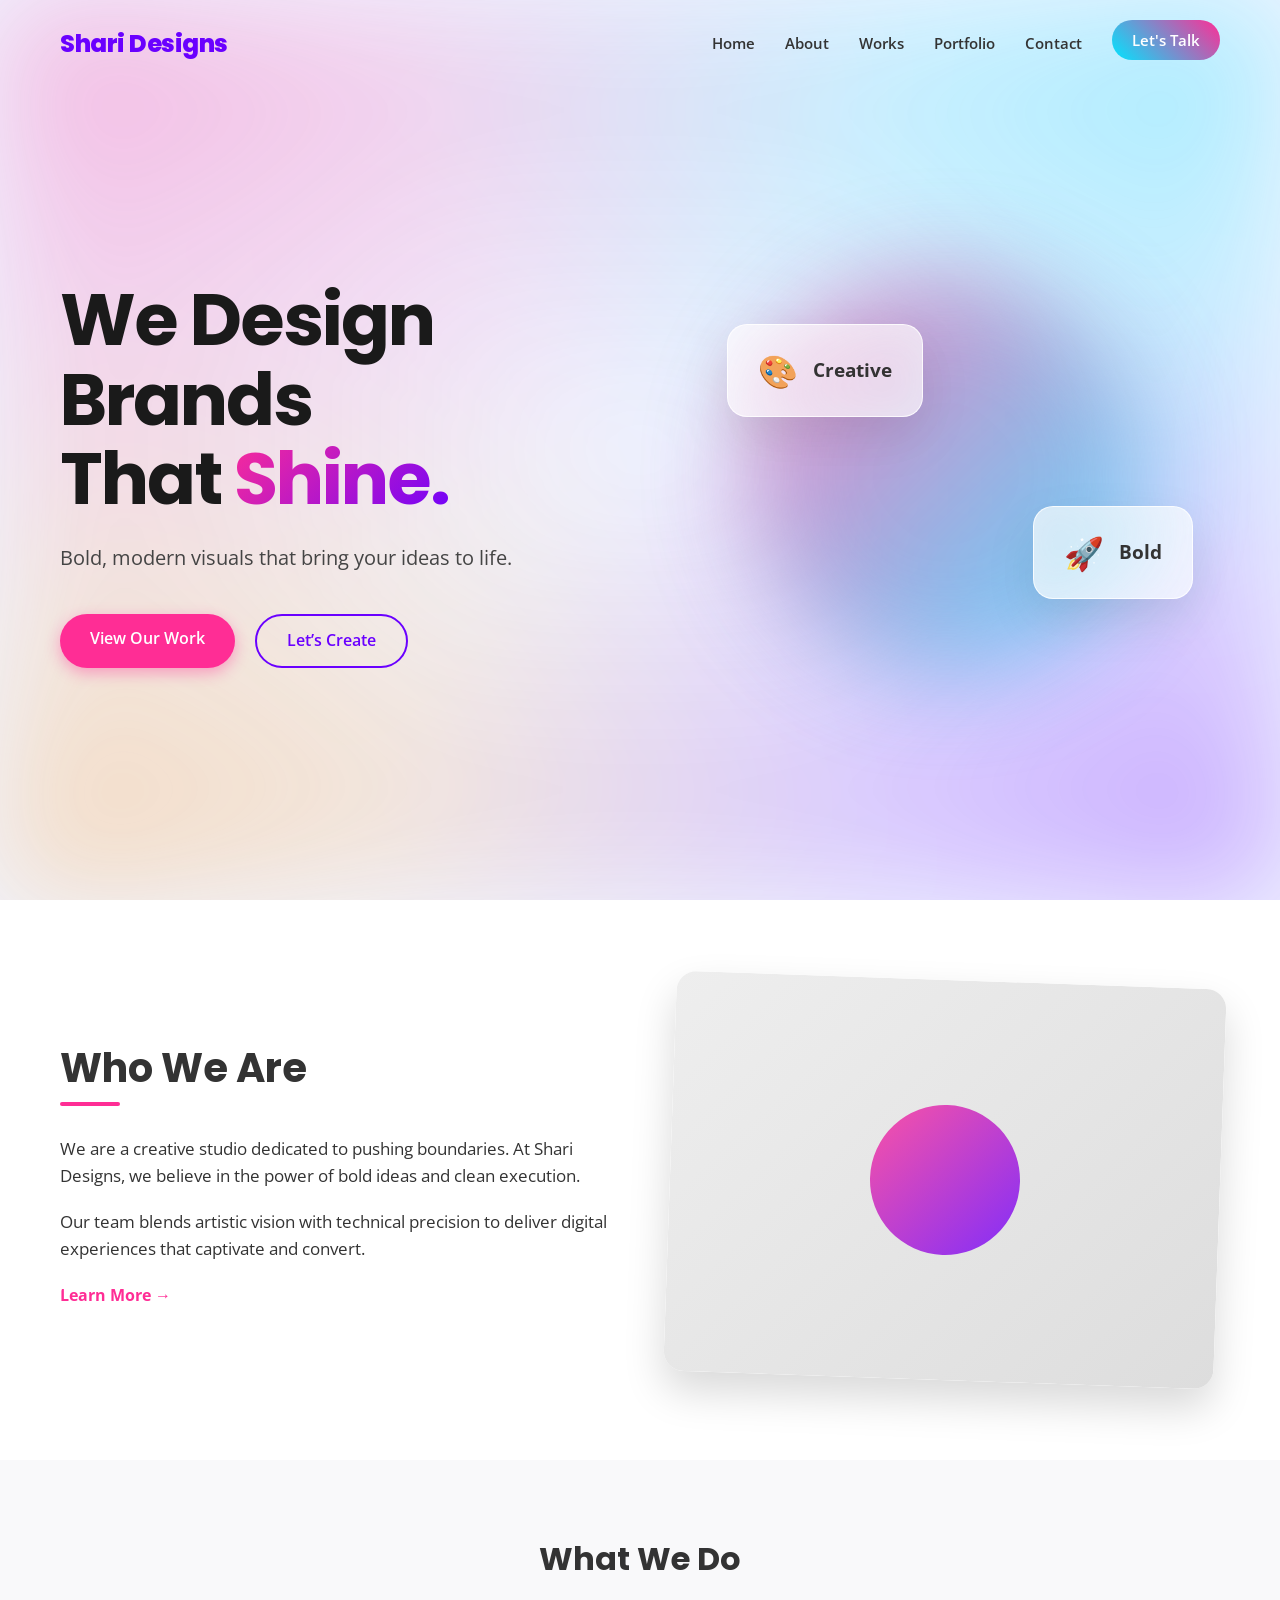
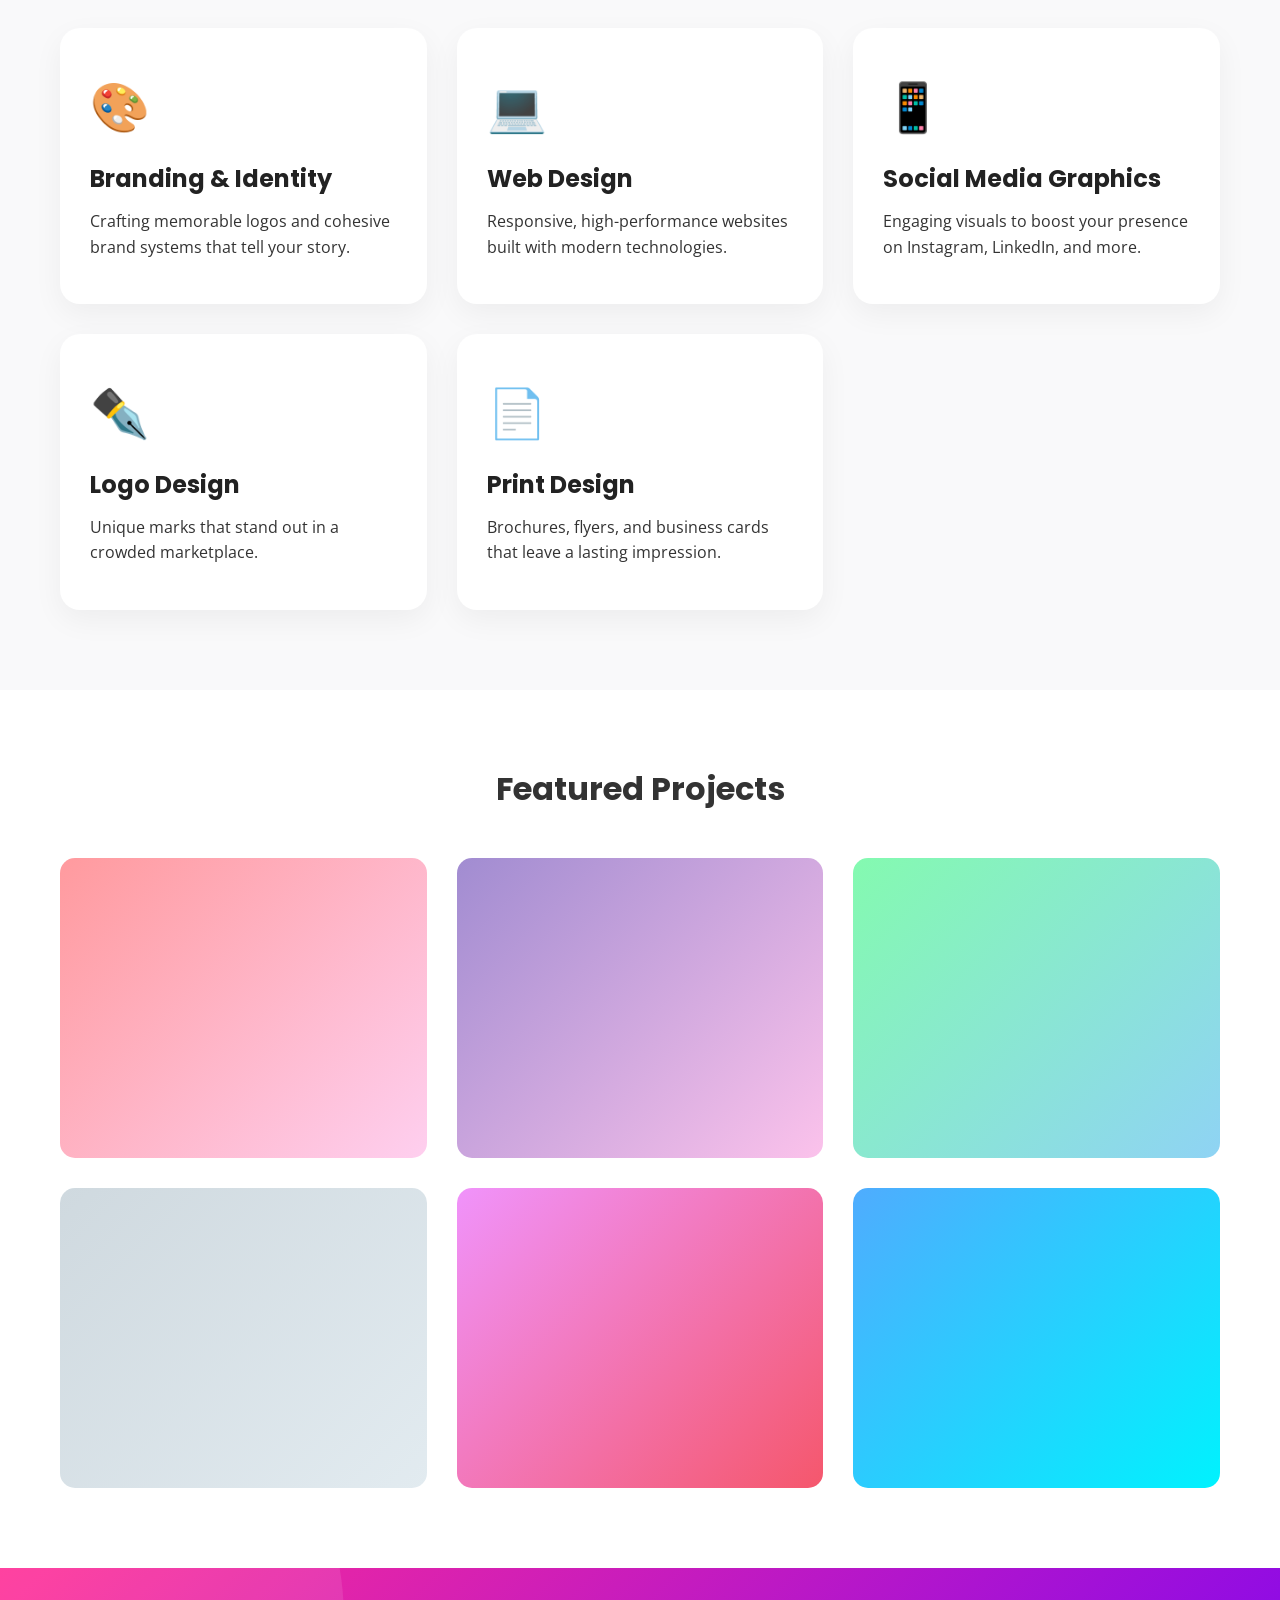
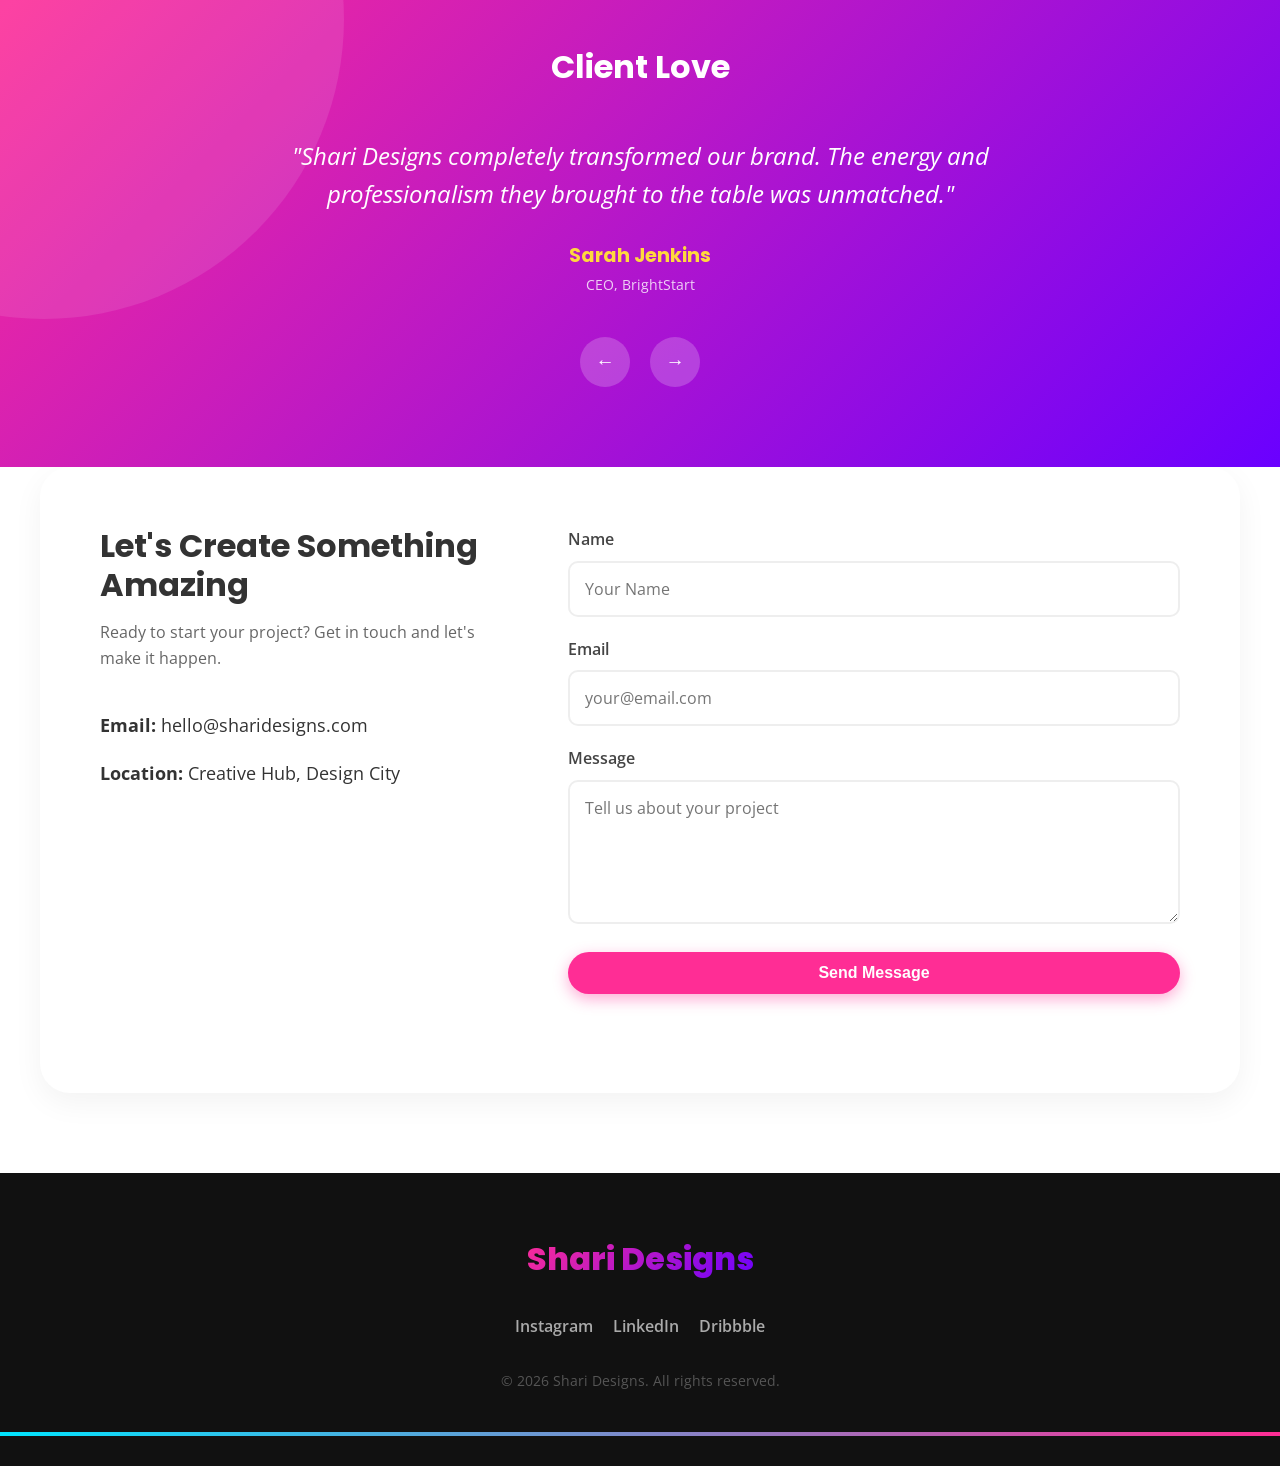
<file: index.html>
<!DOCTYPE html>
<html lang="en">

<head>
    <meta charset="UTF-8">
    <meta name="viewport" content="width=device-width, initial-scale=1.0">
    <title>Shari Designs | Bold, Modern, & Creative</title>
    <meta name="description"
        content="Shari Designs - We design brands that shine. Modern web design, branding, and creative solutions.">

    <!-- Google Fonts -->
    <link rel="preconnect" href="https://fonts.googleapis.com">
    <link rel="preconnect" href="https://fonts.gstatic.com" crossorigin>
    <link
        href="https://fonts.googleapis.com/css2?family=Open+Sans:wght@400;600&family=Poppins:wght@600;700;800&display=swap"
        rel="stylesheet">

    <!-- Styles -->
    <link rel="stylesheet" href="style.css">
</head>

<body>

    <!-- Header / Navigation -->
    <header id="header">
        <div class="container nav-container">
            <a href="#" class="logo">Shari Designs</a>

            <nav>
                <ul class="nav-links">
                    <li><a href="index.html" class="active">Home</a></li>
                    <li><a href="about.html">About</a></li>
                    <li><a href="works.html">Works</a></li>
                    <li><a href="portfolio.html">Portfolio</a></li>
                    <li><a href="contact.html">Contact</a></li>
                    <li class="cta-item"><a href="contact.html" class="btn btn-sm">Let's Talk</a></li>
                </ul>
                <div class="hamburger">
                    <span></span>
                    <span></span>
                    <span></span>
                </div>
            </nav>
        </div>
    </header>

    <!-- Hero Section -->
    <section id="hero" class="hero">
        <div class="hero-bg-mesh"></div>
        <div class="container hero-split">
            <div class="hero-text">
                <h1 class="fade-in">We Design Brands<br>That <span class="text-gradient">Shine.</span></h1>
                <p class="fade-in delay-1">Bold, modern visuals that bring your ideas to life.</p>
                <div class="hero-buttons fade-in delay-2">
                    <a href="portfolio.html" class="btn btn-primary">View Our Work</a>
                    <a href="contact.html" class="btn btn-outline">Let’s Create</a>
                </div>
            </div>
            <div class="hero-visual fade-in delay-2">
                <div class="glass-card float-card-1">
                    <div class="card-icon">🎨</div>
                    <span>Creative</span>
                </div>
                <div class="glass-card float-card-2">
                    <div class="card-icon">🚀</div>
                    <span>Bold</span>
                </div>
                <div class="abstract-orb"></div>
            </div>
        </div>
    </section>

    <!-- About Section -->
    <section id="about" class="about section-padding">
        <div class="container about-grid">
            <div class="about-text hidden">
                <h2 class="section-title">Who We Are</h2>
                <p>We are a creative studio dedicated to pushing boundaries. At Shari Designs, we believe in the power
                    of bold ideas and clean execution.</p>
                <p>Our team blends artistic vision with technical precision to deliver digital experiences that
                    captivate and convert.</p>
                <a href="#contact" class="btn btn-text">Learn More &rarr;</a>
            </div>
            <div class="about-image hidden delay-1">
                <div class="image-wrapper">
                    <!-- Abstract placeholder since no image provided -->
                    <div class="abstract-placeholder"></div>
                </div>
            </div>
        </div>
    </section>

    <!-- Works Section (Formerly Services) -->
    <section id="works" class="works section-padding bg-light">
        <div class="container">
            <h2 class="section-title center hidden">What We Do</h2>
            <div class="works-grid">
                <!-- Card 1 -->
                <div class="work-card hidden">
                    <div class="icon-box">🎨</div>
                    <h3>Branding & Identity</h3>
                    <p>Crafting memorable logos and cohesive brand systems that tell your story.</p>
                </div>
                <!-- Card 2 -->
                <div class="work-card hidden delay-1">
                    <div class="icon-box">💻</div>
                    <h3>Web Design</h3>
                    <p>Responsive, high-performance websites built with modern technologies.</p>
                </div>
                <!-- Card 3 -->
                <div class="work-card hidden delay-2">
                    <div class="icon-box">📱</div>
                    <h3>Social Media Graphics</h3>
                    <p>Engaging visuals to boost your presence on Instagram, LinkedIn, and more.</p>
                </div>
                <!-- Card 4 -->
                <div class="work-card hidden">
                    <div class="icon-box">✒️</div>
                    <h3>Logo Design</h3>
                    <p>Unique marks that stand out in a crowded marketplace.</p>
                </div>
                <!-- Card 5 -->
                <div class="work-card hidden delay-1">
                    <div class="icon-box">📄</div>
                    <h3>Print Design</h3>
                    <p>Brochures, flyers, and business cards that leave a lasting impression.</p>
                </div>
            </div>
        </div>
    </section>

    <!-- Portfolio Section -->
    <section id="portfolio" class="portfolio section-padding">
        <div class="container">
            <h2 class="section-title center hidden">Featured Projects</h2>
            <div class="portfolio-grid">
                <!-- Project 1 -->
                <div class="portfolio-item hidden">
                    <div class="portfolio-overlay">
                        <h4>Neon Brand</h4>
                        <a href="#" class="btn btn-sm">View Project</a>
                    </div>
                </div>
                <!-- Project 2 -->
                <div class="portfolio-item hidden delay-1">
                    <div class="portfolio-overlay">
                        <h4>Tech Startup UI</h4>
                        <a href="#" class="btn btn-sm">View Project</a>
                    </div>
                </div>
                <!-- Project 3 -->
                <div class="portfolio-item hidden delay-2">
                    <div class="portfolio-overlay">
                        <h4>Coffee Shop Rebrand</h4>
                        <a href="#" class="btn btn-sm">View Project</a>
                    </div>
                </div>
                <!-- Project 4 -->
                <div class="portfolio-item hidden">
                    <div class="portfolio-overlay">
                        <h4>Fitness App</h4>
                        <a href="#" class="btn btn-sm">View Project</a>
                    </div>
                </div>
                <!-- Project 5 -->
                <div class="portfolio-item hidden delay-1">
                    <div class="portfolio-overlay">
                        <h4>Eco Store</h4>
                        <a href="#" class="btn btn-sm">View Project</a>
                    </div>
                </div>
                <!-- Project 6 -->
                <div class="portfolio-item hidden delay-2">
                    <div class="portfolio-overlay">
                        <h4>Dark Mode Dashboard</h4>
                        <a href="#" class="btn btn-sm">View Project</a>
                    </div>
                </div>
            </div>
        </div>
    </section>

    <!-- Testimonials Section -->
    <section id="testimonials" class="testimonials section-padding bg-gradient">
        <div class="container">
            <h2 class="section-title center text-white hidden">Client Love</h2>
            <div class="testimonial-slider hidden">
                <div class="testimonial-track">
                    <!-- JS will populate/handle sliding -->
                    <div class="testimonial-slide active">
                        <p class="quote">"Shari Designs completely transformed our brand. The energy and professionalism
                            they brought to the table was unmatched."</p>
                        <div class="author">
                            <h5>Sarah Jenkins</h5>
                            <span>CEO, BrightStart</span>
                        </div>
                    </div>
                    <div class="testimonial-slide">
                        <p class="quote">"Incredible attention to detail. Our new website is faster, looks better, and
                            converts more visitors."</p>
                        <div class="author">
                            <h5>Mike Ross</h5>
                            <span>Founder, Ross Tech</span>
                        </div>
                    </div>
                    <div class="testimonial-slide">
                        <p class="quote">"Bold, creative, and exactly what we needed. Highly recommend the team for any
                            design work."</p>
                        <div class="author">
                            <h5>Jessica Lee</h5>
                            <span>Marketing Director, FashionNova</span>
                        </div>
                    </div>
                </div>
                <div class="slider-controls">
                    <button id="prevBtn">&larr;</button>
                    <button id="nextBtn">&rarr;</button>
                </div>
            </div>
        </div>
    </section>

    <!-- Contact Section -->
    <section id="contact" class="contact section-padding">
        <div class="container contact-wrapper">
            <div class="contact-info hidden">
                <h2 class="section-title">Let's Create Something Amazing</h2>
                <p>Ready to start your project? Get in touch and let's make it happen.</p>
                <div class="info-item">
                    <strong>Email:</strong> hello@sharidesigns.com
                </div>
                <div class="info-item">
                    <strong>Location:</strong> Creative Hub, Design City
                </div>
            </div>
            <form id="contactForm" class="contact-form hidden delay-1">
                <div class="form-group">
                    <label for="name">Name</label>
                    <input type="text" id="name" name="name" required placeholder="Your Name">
                </div>
                <div class="form-group">
                    <label for="email">Email</label>
                    <input type="email" id="email" name="email" required placeholder="your@email.com">
                </div>
                <div class="form-group">
                    <label for="message">Message</label>
                    <textarea id="message" name="message" rows="5" required
                        placeholder="Tell us about your project"></textarea>
                </div>
                <button type="submit" class="btn btn-primary full-width">Send Message</button>
                <div id="formMessage" class="form-message"></div>
            </form>
        </div>
    </section>

    <!-- Footer -->
    <footer>
        <div class="container footer-content">
            <div class="footer-logo">Shari Designs</div>
            <div class="social-links">
                <a href="#">Instagram</a>
                <a href="#">LinkedIn</a>
                <a href="#">Dribbble</a>
            </div>
            <p class="copyright">&copy; 2026 Shari Designs. All rights reserved.</p>
        </div>
        <div class="gradient-line"></div>
    </footer>

    <!-- Scripts -->
    <script src="script.js"></script>
</body>

</html>
</file>
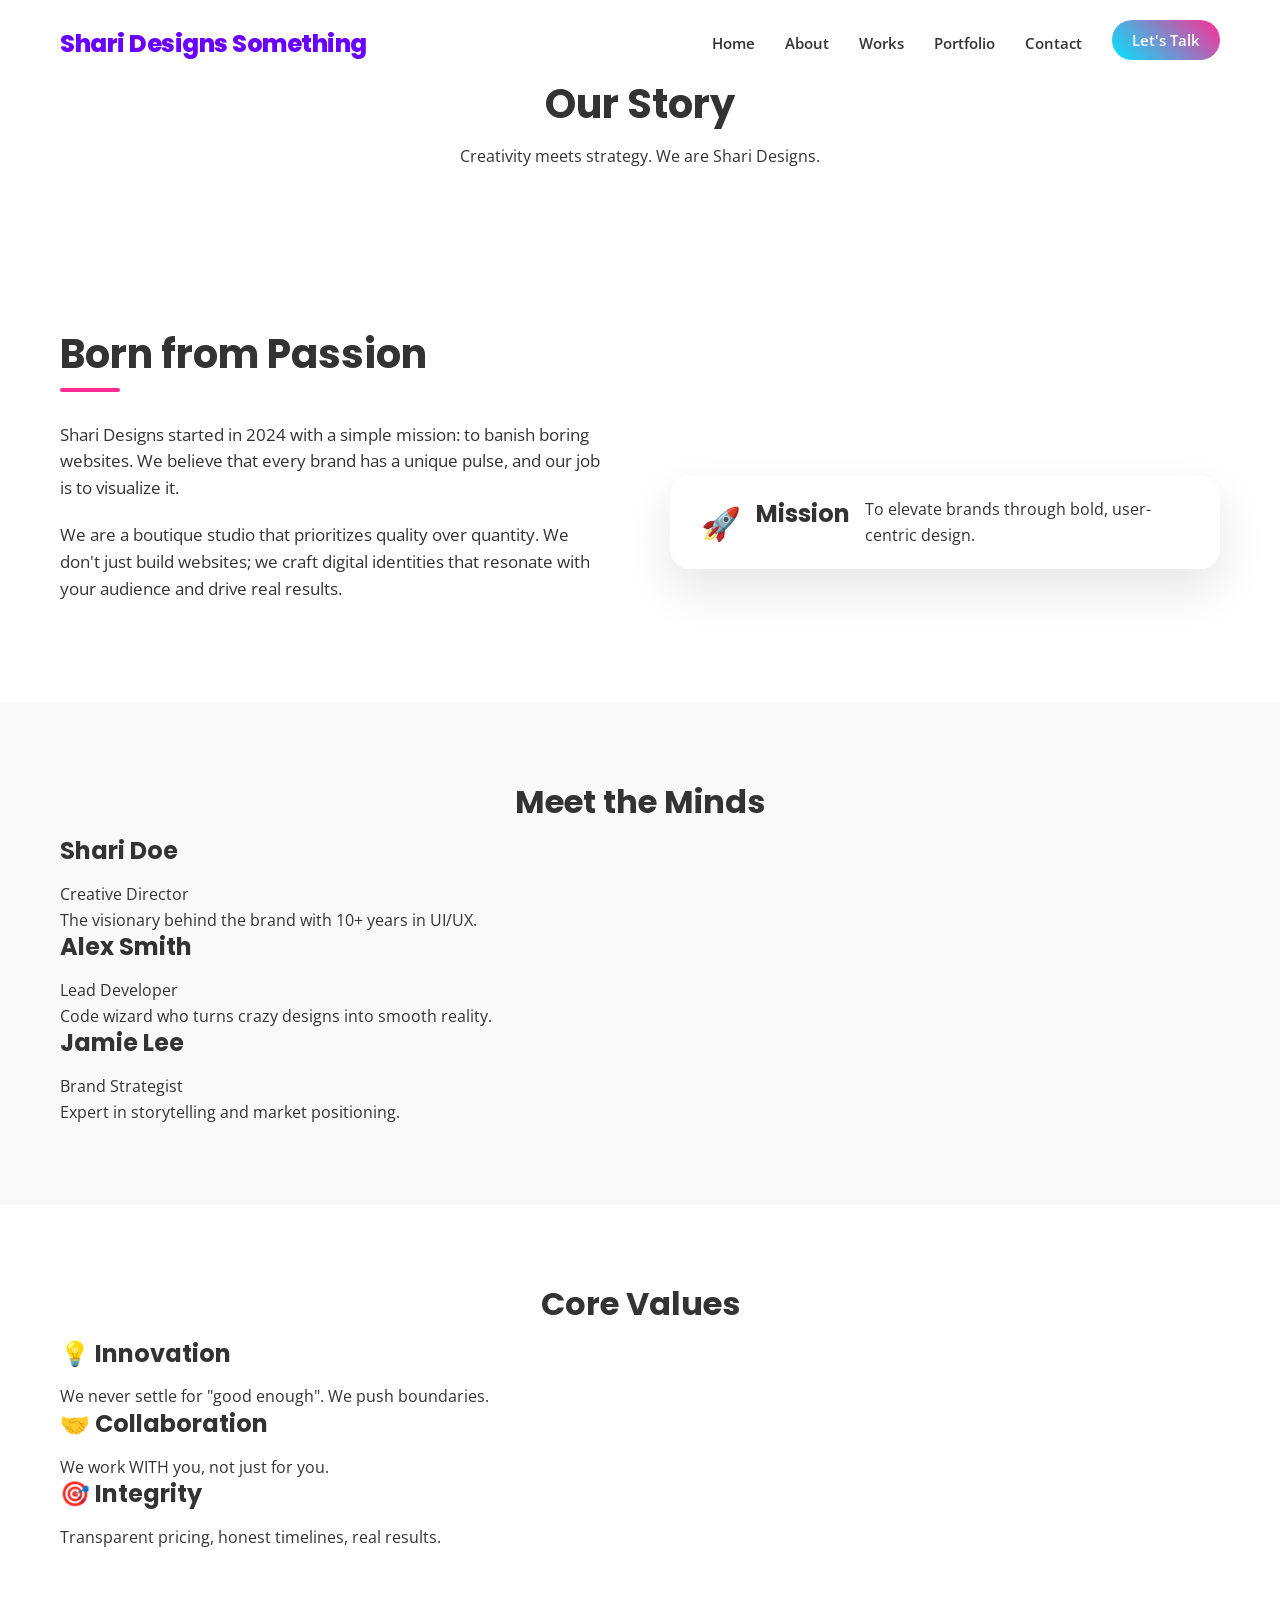
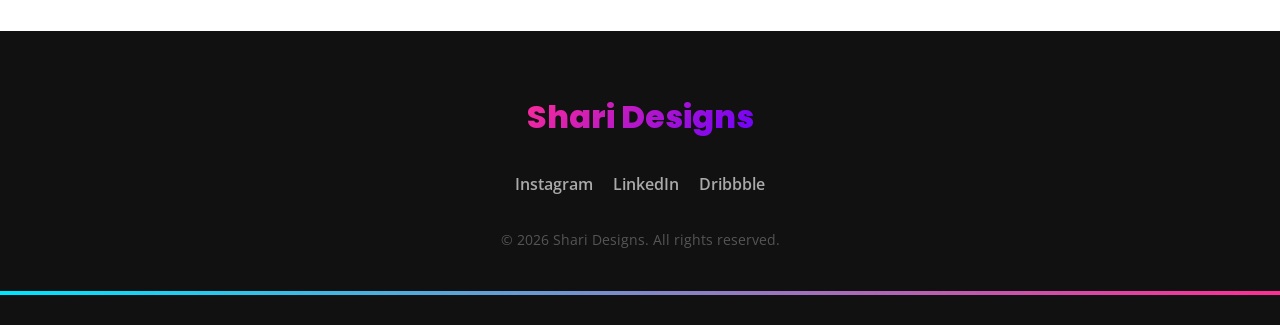
<file: about.html>
<!DOCTYPE html>
<html lang="en">

<head>
    <meta charset="UTF-8">
    <meta name="viewport" content="width=device-width, initial-scale=1.0">
    <title>About Us | Shari Designs</title>
    <meta name="description"
        content="Learn about Shari Designs, our team, our story, and the values that drive our creative work.">
    <!-- Google Fonts -->
    <link rel="preconnect" href="https://fonts.googleapis.com">
    <link rel="preconnect" href="https://fonts.gstatic.com" crossorigin>
    <link
        href="https://fonts.googleapis.com/css2?family=Open+Sans:wght@400;600&family=Poppins:wght@600;700;800&display=swap"
        rel="stylesheet">
    <!-- Styles -->
    <link rel="stylesheet" href="style.css">
</head>

<body>

    <!-- Header / Navigation -->
    <header id="header">
        <div class="container nav-container">
            <a href="index.html" class="logo">Shari Designs Something</a>
            <nav>
                <ul class="nav-links">
                    <li><a href="index.html">Home</a></li>
                    <li><a href="about.html" class="active">About</a></li>
                    <li><a href="works.html">Works</a></li>
                    <li><a href="portfolio.html">Portfolio</a></li>
                    <li><a href="contact.html">Contact</a></li>
                    <li class="cta-item"><a href="contact.html" class="btn btn-sm">Let's Talk</a></li>
                </ul>
                <div class="hamburger">
                    <span></span>
                    <span></span>
                    <span></span>
                </div>
            </nav>
        </div>
    </header>

    <!-- Page Header -->
    <section class="page-header section-padding">
        <div class="container center">
            <h1 class="fade-in">Our Story</h1>
            <p class="fade-in delay-1">Creativity meets strategy. We are Shari Designs.</p>
        </div>
    </section>

    <!-- Story Section -->
    <section class="about-story section-padding">
        <div class="container about-grid">
            <div class="about-text hidden">
                <h2>Born from Passion</h2>
                <p>Shari Designs started in 2024 with a simple mission: to banish boring websites. We believe that every
                    brand has a unique pulse, and our job is to visualize it.</p>
                <p>We are a boutique studio that prioritizes quality over quantity. We don't just build websites; we
                    craft digital identities that resonate with your audience and drive real results.</p>
            </div>
            <div class="about-visual hidden delay-1">
                <div class="glass-card">
                    <div class="card-icon">🚀</div>
                    <h3>Mission</h3>
                    <p>To elevate brands through bold, user-centric design.</p>
                </div>
            </div>
        </div>
    </section>

    <!-- Team Section -->
    <section class="team section-padding bg-light">
        <div class="container">
            <h2 class="section-title center hidden">Meet the Minds</h2>
            <div class="team-grid">
                <!-- Member 1 -->
                <div class="team-card hidden">
                    <div class="team-avatar"></div>
                    <h3>Shari Doe</h3>
                    <span>Creative Director</span>
                    <p>The visionary behind the brand with 10+ years in UI/UX.</p>
                </div>
                <!-- Member 2 -->
                <div class="team-card hidden delay-1">
                    <div class="team-avatar" style="background: linear-gradient(135deg, #00E5FF, #6A00FF);"></div>
                    <h3>Alex Smith</h3>
                    <span>Lead Developer</span>
                    <p>Code wizard who turns crazy designs into smooth reality.</p>
                </div>
                <!-- Member 3 -->
                <div class="team-card hidden delay-2">
                    <div class="team-avatar" style="background: linear-gradient(135deg, #FFD93D, #FF6B35);"></div>
                    <h3>Jamie Lee</h3>
                    <span>Brand Strategist</span>
                    <p>Expert in storytelling and market positioning.</p>
                </div>
            </div>
        </div>
    </section>

    <!-- Values Section -->
    <section class="values section-padding">
        <div class="container">
            <h2 class="section-title center hidden">Core Values</h2>
            <div class="values-grid">
                <div class="value-item hidden">
                    <h3>💡 Innovation</h3>
                    <p>We never settle for "good enough". We push boundaries.</p>
                </div>
                <div class="value-item hidden delay-1">
                    <h3>🤝 Collaboration</h3>
                    <p>We work WITH you, not just for you.</p>
                </div>
                <div class="value-item hidden delay-2">
                    <h3>🎯 Integrity</h3>
                    <p>Transparent pricing, honest timelines, real results.</p>
                </div>
            </div>
        </div>
    </section>

    <!-- Footer -->
    <footer>
        <div class="container footer-content">
            <div class="footer-logo">Shari Designs</div>
            <div class="social-links">
                <a href="#">Instagram</a>
                <a href="#">LinkedIn</a>
                <a href="#">Dribbble</a>
            </div>
            <p class="copyright">&copy; 2026 Shari Designs. All rights reserved.</p>
        </div>
        <div class="gradient-line"></div>
    </footer>

    <!-- Scripts -->
    <script src="script.js"></script>
</body>

</html>
</file>
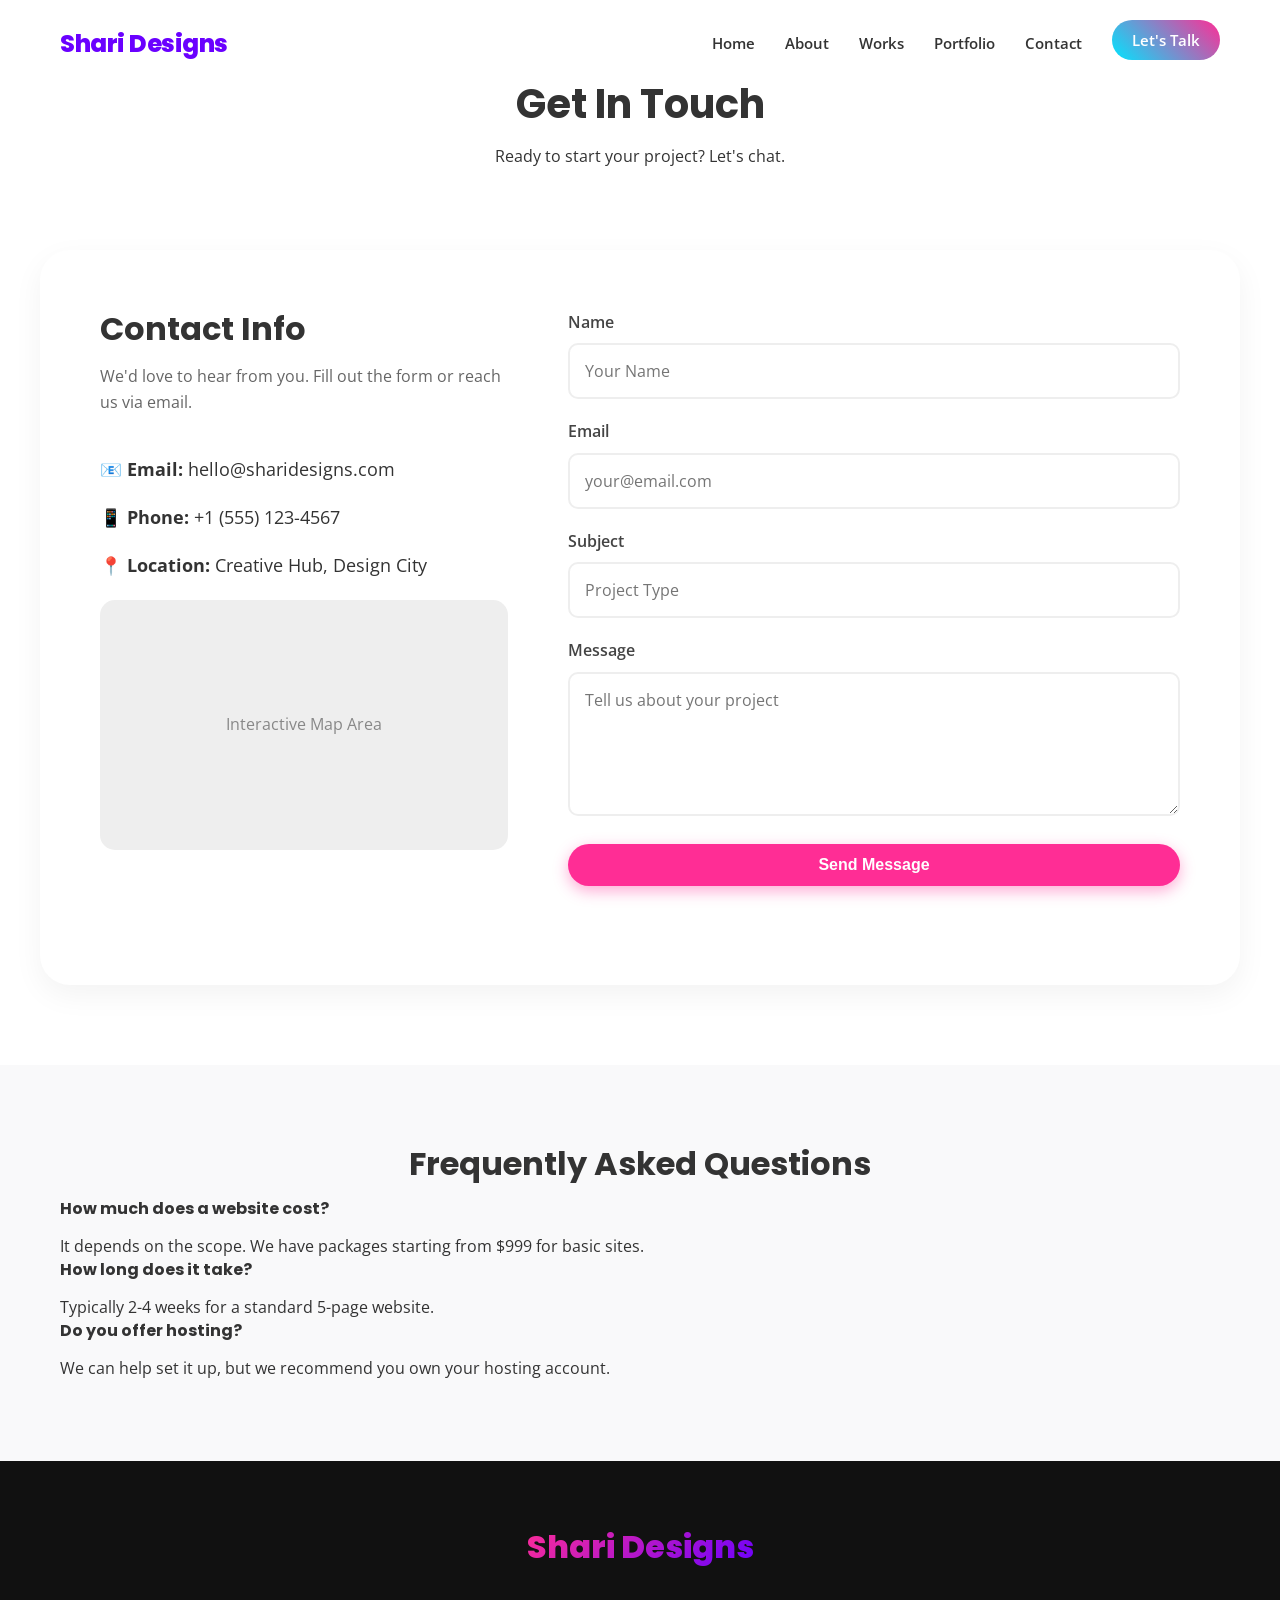
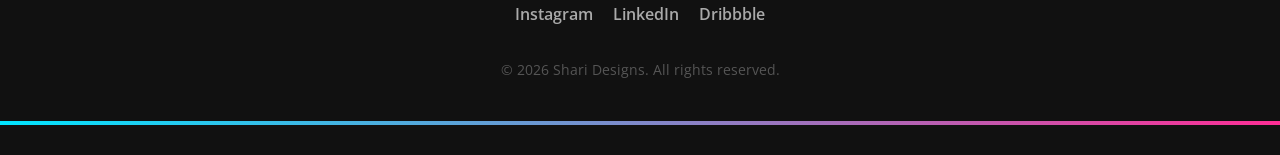
<file: career.html>
<!DOCTYPE html>
<html lang="en">

<head>
    <meta charset="UTF-8">
    <meta name="viewport" content="width=device-width, initial-scale=1.0">
    <title>Contact Us | Shari Design</title>
    <meta name="description" content="Get in touch with Shari Designs. We are ready to bring your project to life.">
    <!-- Google Fonts -->
    <link rel="preconnect" href="https://fonts.googleapis.com">
    <link rel="preconnect" href="https://fonts.gstatic.com" crossorigin>
    <link
        href="https://fonts.googleapis.com/css2?family=Open+Sans:wght@400;600&family=Poppins:wght@600;700;800&display=swap"
        rel="stylesheet">
    <!-- Styles -->
    <link rel="stylesheet" href="style.css">
</head>

<body>

    <!-- Header / Navigation -->
    <header id="header">
        <div class="container nav-container">
            <a href="index.html" class="logo">Shari Designs</a>
            <nav>
                <ul class="nav-links">
                    <li><a href="index.html">Home</a></li>
                    <li><a href="about.html">About</a></li>
                    <li><a href="works.html">Works</a></li>
                    <li><a href="portfolio.html">Portfolio</a></li>
                    <li><a href="contact.html" class="active">Contact</a></li>
                    <li class="cta-item"><a href="contact.html" class="btn btn-sm">Let's Talk</a></li>
                </ul>
                <div class="hamburger">
                    <span></span>
                    <span></span>
                    <span></span>
                </div>
            </nav>
        </div>
    </header>

    <!-- Page Header -->
    <section class="page-header section-padding">
        <div class="container center">
            <h1 class="fade-in">Get In Touch</h1>
            <p class="fade-in delay-1">Ready to start your project? Let's chat.</p>
        </div>
    </section>

    <!-- Contact Section -->
    <section class="contact-page section-padding">
        <div class="container contact-wrapper">
            <div class="contact-info hidden">
                <h2 class="section-title">Contact Info</h2>
                <p>We'd love to hear from you. Fill out the form or reach us via email.</p>

                <div class="info-item">
                    <strong>📧 Email:</strong> hello@sharidesigns.com
                </div>
                <div class="info-item">
                    <strong>📱 Phone:</strong> +1 (555) 123-4567
                </div>
                <div class="info-item">
                    <strong>📍 Location:</strong> Creative Hub, Design City
                </div>

                <div class="map-placeholder mt-4">
                    <!-- Interactive Map Placeholder -->
                    <div
                        style="width: 100%; height: 250px; background: #eee; display: flex; align-items: center; justify-content: center; border-radius: 15px;">
                        <span style="color: #888;">Interactive Map Area</span>
                    </div>
                </div>
            </div>

            <!-- Reuse Form -->
            <form id="contactForm" class="contact-form hidden delay-1">
                <div class="form-group">
                    <label for="name">Name</label>
                    <input type="text" id="name" name="name" required placeholder="Your Name">
                </div>
                <div class="form-group">
                    <label for="email">Email</label>
                    <input type="email" id="email" name="email" required placeholder="your@email.com">
                </div>
                <div class="form-group">
                    <label for="subject">Subject</label>
                    <input type="text" id="subject" name="subject" placeholder="Project Type" required>
                </div>
                <div class="form-group">
                    <label for="message">Message</label>
                    <textarea id="message" name="message" rows="5" required
                        placeholder="Tell us about your project"></textarea>
                </div>
                <button type="submit" class="btn btn-primary full-width">Send Message</button>
                <div id="formMessage" class="form-message"></div>
            </form>
        </div>
    </section>

    <!-- FAQ Section -->
    <section class="faq section-padding bg-light">
        <div class="container">
            <h2 class="section-title center hidden">Frequently Asked Questions</h2>
            <div class="faq-grid">
                <div class="faq-item hidden">
                    <h4>How much does a website cost?</h4>
                    <p>It depends on the scope. We have packages starting from $999 for basic sites.</p>
                </div>
                <div class="faq-item hidden delay-1">
                    <h4>How long does it take?</h4>
                    <p>Typically 2-4 weeks for a standard 5-page website.</p>
                </div>
                <div class="faq-item hidden delay-2">
                    <h4>Do you offer hosting?</h4>
                    <p>We can help set it up, but we recommend you own your hosting account.</p>
                </div>
            </div>
        </div>
    </section>

    <!-- Footer -->
    <footer>
        <div class="container footer-content">
            <div class="footer-logo">Shari Designs</div>
            <div class="social-links">
                <a href="#">Instagram</a>
                <a href="#">LinkedIn</a>
                <a href="#">Dribbble</a>
            </div>
            <p class="copyright">&copy; 2026 Shari Designs. All rights reserved.</p>
        </div>
        <div class="gradient-line"></div>
    </footer>

    <!-- Scripts -->
    <script src="script.js"></script>
</body>

</html>
</file>
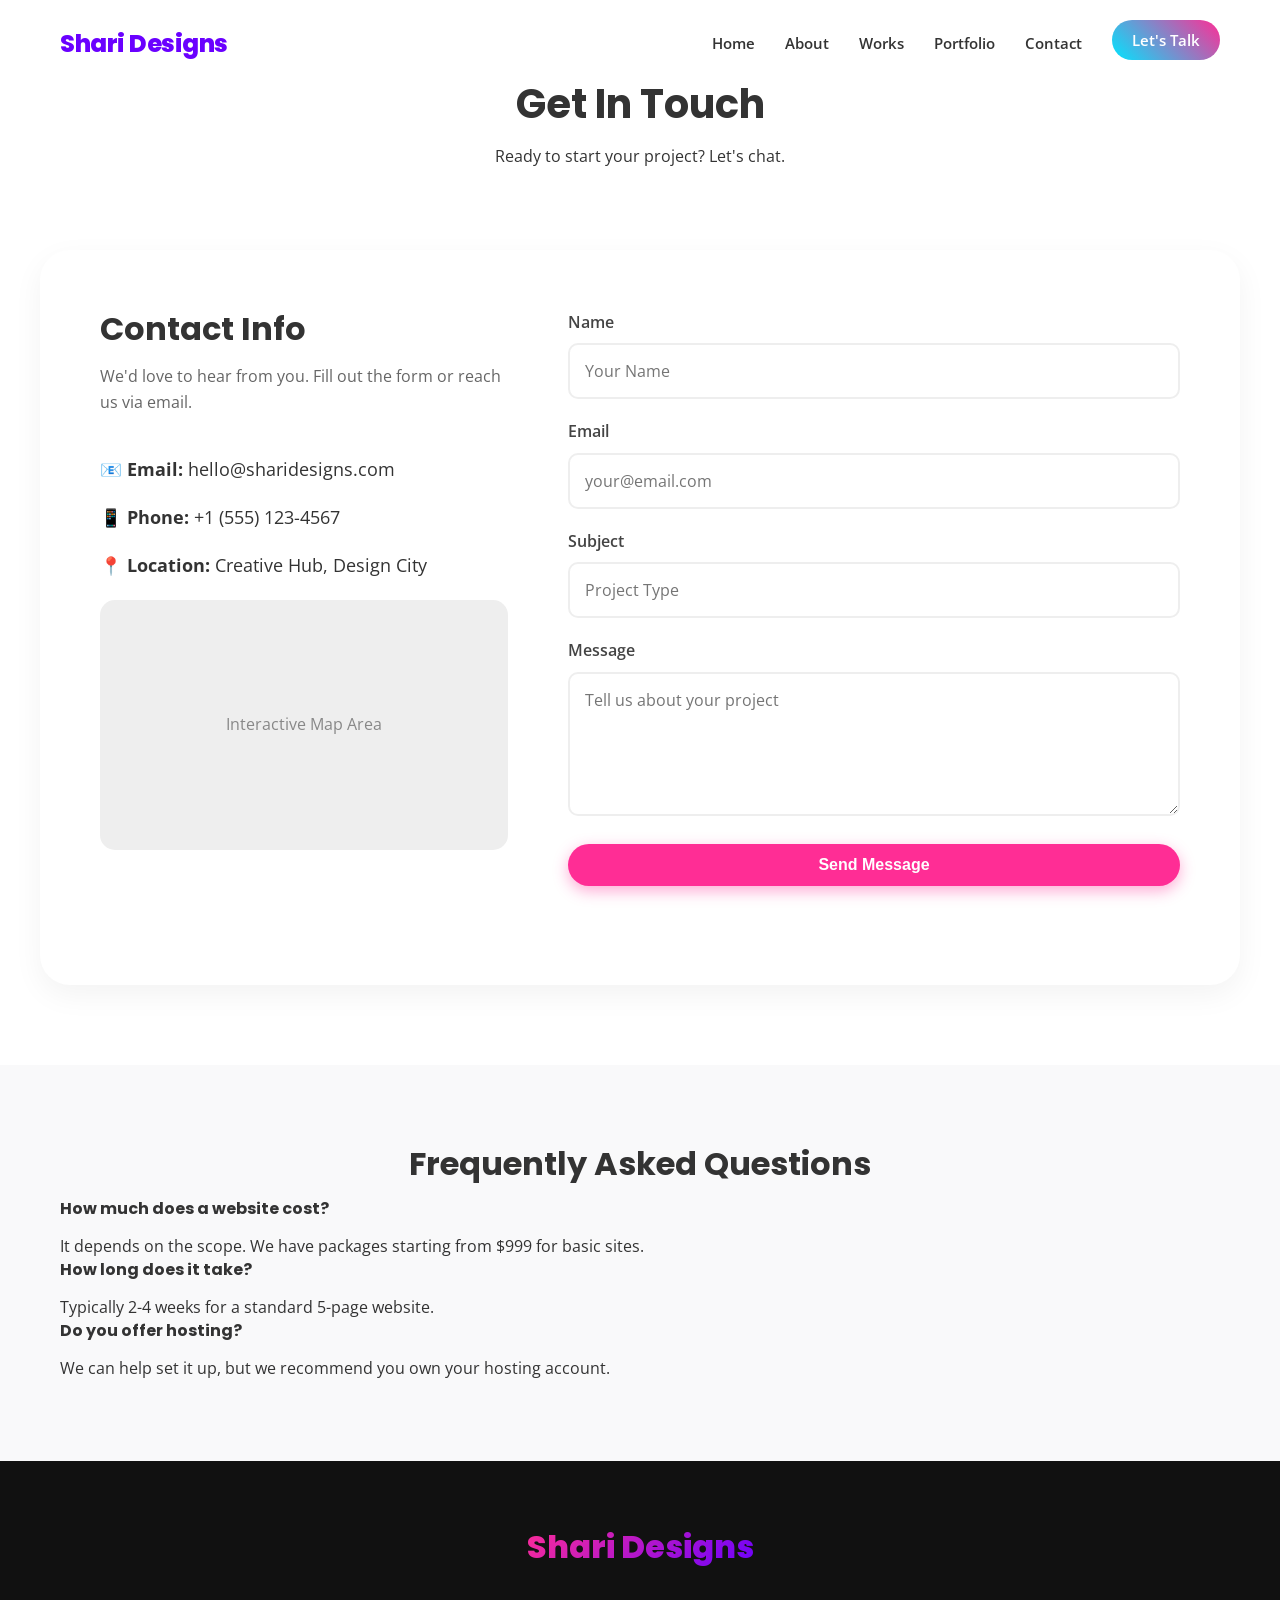
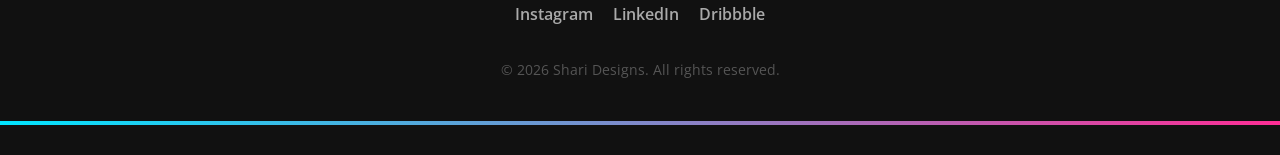
<file: contact.html>
<!DOCTYPE html>
<html lang="en">

<head>
    <meta charset="UTF-8">
    <meta name="viewport" content="width=device-width, initial-scale=1.0">
    <title>Contact Us | Shari Designs</title>
    <meta name="description" content="Get in touch with Shari Designs. We are ready to bring your project to life.">
    <!-- Google Fonts -->
    <link rel="preconnect" href="https://fonts.googleapis.com">
    <link rel="preconnect" href="https://fonts.gstatic.com" crossorigin>
    <link
        href="https://fonts.googleapis.com/css2?family=Open+Sans:wght@400;600&family=Poppins:wght@600;700;800&display=swap"
        rel="stylesheet">
    <!-- Styles -->
    <link rel="stylesheet" href="style.css">
</head>

<body>

    <!-- Header / Navigation -->
    <header id="header">
        <div class="container nav-container">
            <a href="index.html" class="logo">Shari Designs</a>
            <nav>
                <ul class="nav-links">
                    <li><a href="index.html">Home</a></li>
                    <li><a href="about.html">About</a></li>
                    <li><a href="works.html">Works</a></li>
                    <li><a href="portfolio.html">Portfolio</a></li>
                    <li><a href="contact.html" class="active">Contact</a></li>
                    <li class="cta-item"><a href="contact.html" class="btn btn-sm">Let's Talk</a></li>
                </ul>
                <div class="hamburger">
                    <span></span>
                    <span></span>
                    <span></span>
                </div>
            </nav>
        </div>
    </header>

    <!-- Page Header -->
    <section class="page-header section-padding">
        <div class="container center">
            <h1 class="fade-in">Get In Touch</h1>
            <p class="fade-in delay-1">Ready to start your project? Let's chat.</p>
        </div>
    </section>

    <!-- Contact Section -->
    <section class="contact-page section-padding">
        <div class="container contact-wrapper">
            <div class="contact-info hidden">
                <h2 class="section-title">Contact Info</h2>
                <p>We'd love to hear from you. Fill out the form or reach us via email.</p>

                <div class="info-item">
                    <strong>📧 Email:</strong> hello@sharidesigns.com
                </div>
                <div class="info-item">
                    <strong>📱 Phone:</strong> +1 (555) 123-4567
                </div>
                <div class="info-item">
                    <strong>📍 Location:</strong> Creative Hub, Design City
                </div>

                <div class="map-placeholder mt-4">
                    <!-- Interactive Map Placeholder -->
                    <div
                        style="width: 100%; height: 250px; background: #eee; display: flex; align-items: center; justify-content: center; border-radius: 15px;">
                        <span style="color: #888;">Interactive Map Area</span>
                    </div>
                </div>
            </div>

            <!-- Reuse Form -->
            <form id="contactForm" class="contact-form hidden delay-1">
                <div class="form-group">
                    <label for="name">Name</label>
                    <input type="text" id="name" name="name" required placeholder="Your Name">
                </div>
                <div class="form-group">
                    <label for="email">Email</label>
                    <input type="email" id="email" name="email" required placeholder="your@email.com">
                </div>
                <div class="form-group">
                    <label for="subject">Subject</label>
                    <input type="text" id="subject" name="subject" placeholder="Project Type" required>
                </div>
                <div class="form-group">
                    <label for="message">Message</label>
                    <textarea id="message" name="message" rows="5" required
                        placeholder="Tell us about your project"></textarea>
                </div>
                <button type="submit" class="btn btn-primary full-width">Send Message</button>
                <div id="formMessage" class="form-message"></div>
            </form>
        </div>
    </section>

    <!-- FAQ Section -->
    <section class="faq section-padding bg-light">
        <div class="container">
            <h2 class="section-title center hidden">Frequently Asked Questions</h2>
            <div class="faq-grid">
                <div class="faq-item hidden">
                    <h4>How much does a website cost?</h4>
                    <p>It depends on the scope. We have packages starting from $999 for basic sites.</p>
                </div>
                <div class="faq-item hidden delay-1">
                    <h4>How long does it take?</h4>
                    <p>Typically 2-4 weeks for a standard 5-page website.</p>
                </div>
                <div class="faq-item hidden delay-2">
                    <h4>Do you offer hosting?</h4>
                    <p>We can help set it up, but we recommend you own your hosting account.</p>
                </div>
            </div>
        </div>
    </section>

    <!-- Footer -->
    <footer>
        <div class="container footer-content">
            <div class="footer-logo">Shari Designs</div>
            <div class="social-links">
                <a href="#">Instagram</a>
                <a href="#">LinkedIn</a>
                <a href="#">Dribbble</a>
            </div>
            <p class="copyright">&copy; 2026 Shari Designs. All rights reserved.</p>
        </div>
        <div class="gradient-line"></div>
    </footer>

    <!-- Scripts -->
    <script src="script.js"></script>
</body>

</html>
</file>
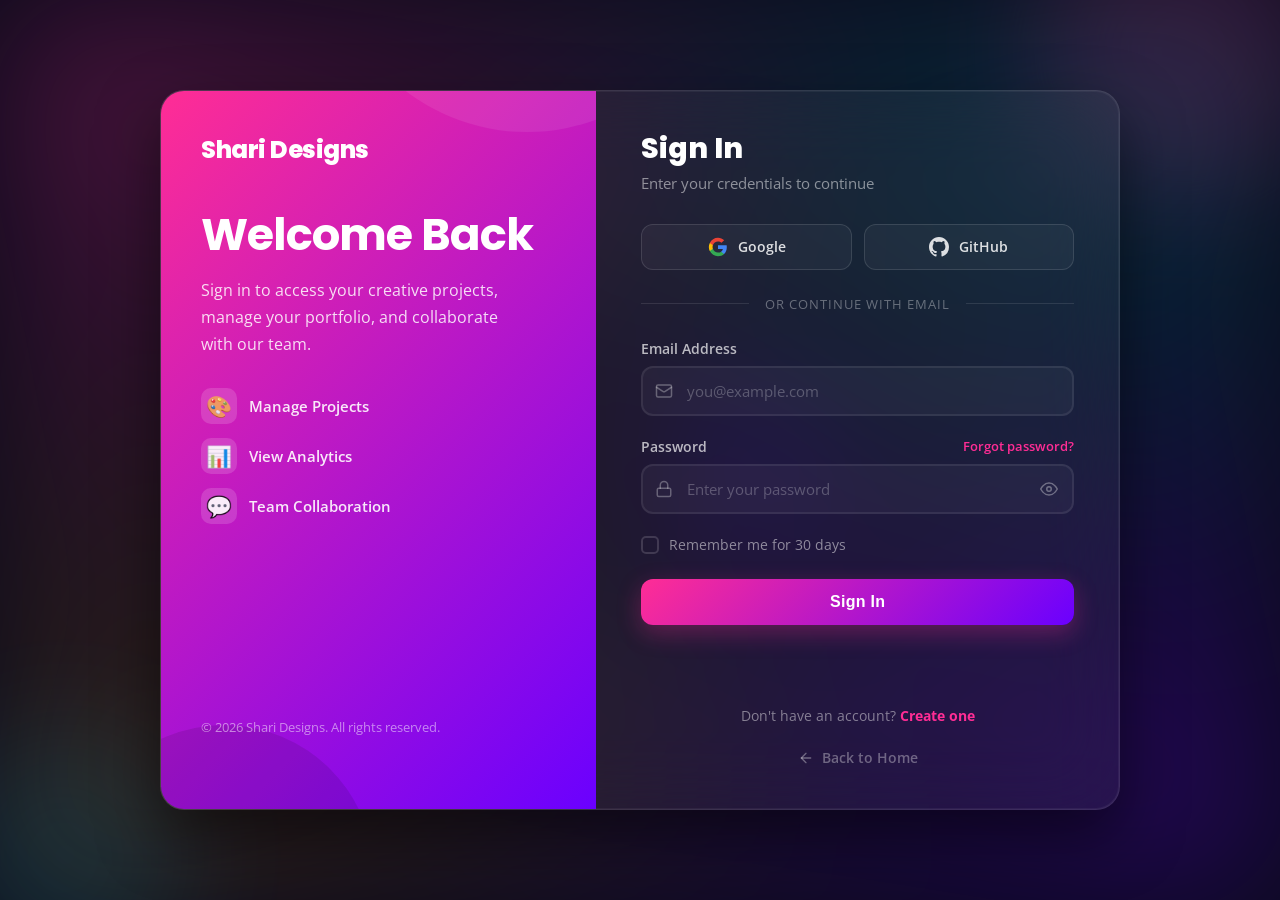
<file: login.html>
<!DOCTYPE html>
<html lang="en">

<head>
    <meta charset="UTF-8">
    <meta name="viewport" content="width=device-width, initial-scale=1.0">
    <title>Login | Shari Designs</title>
    <meta name="description"
        content="Log in to your Shari Designs account to access your projects, dashboard, and creative tools.">
    <!-- Google Fonts -->
    <link rel="preconnect" href="https://fonts.googleapis.com">
    <link rel="preconnect" href="https://fonts.gstatic.com" crossorigin>
    <link
        href="https://fonts.googleapis.com/css2?family=Open+Sans:wght@400;600&family=Poppins:wght@600;700;800&display=swap"
        rel="stylesheet">
    <!-- Styles -->
    <link rel="stylesheet" href="style.css">
</head>

<body>

    <!-- Login Page -->
    <section class="login-page">
        <!-- Animated Background Mesh -->
        <div class="login-bg-mesh"></div>

        <!-- Floating Decorative Orbs -->
        <div class="login-orb login-orb-1"></div>
        <div class="login-orb login-orb-2"></div>
        <div class="login-orb login-orb-3"></div>

        <!-- Login Container -->
        <div class="login-container">
            <!-- Left Panel - Branding -->
            <div class="login-branding">
                <div class="login-branding-content">
                    <a href="index.html" class="login-logo">Shari Designs</a>
                    <h1>Welcome Back</h1>
                    <p>Sign in to access your creative projects, manage your portfolio, and collaborate with our team.
                    </p>
                    <div class="login-features">
                        <div class="login-feature-item">
                            <span class="login-feature-icon">🎨</span>
                            <span>Manage Projects</span>
                        </div>
                        <div class="login-feature-item">
                            <span class="login-feature-icon">📊</span>
                            <span>View Analytics</span>
                        </div>
                        <div class="login-feature-item">
                            <span class="login-feature-icon">💬</span>
                            <span>Team Collaboration</span>
                        </div>
                    </div>
                </div>
                <div class="login-branding-footer">
                    <p>&copy; 2026 Shari Designs. All rights reserved.</p>
                </div>
            </div>

            <!-- Right Panel - Form -->
            <div class="login-form-panel">
                <div class="login-form-header">
                    <h2>Sign In</h2>
                    <p>Enter your credentials to continue</p>
                </div>

                <!-- Social Login Buttons -->
                <div class="social-login-buttons">
                    <button type="button" class="social-login-btn" id="googleLoginBtn">
                        <svg width="20" height="20" viewBox="0 0 24 24" fill="none">
                            <path
                                d="M22.56 12.25c0-.78-.07-1.53-.2-2.25H12v4.26h5.92a5.06 5.06 0 01-2.2 3.32v2.77h3.57c2.08-1.92 3.28-4.74 3.28-8.1z"
                                fill="#4285F4" />
                            <path
                                d="M12 23c2.97 0 5.46-.98 7.28-2.66l-3.57-2.77c-.98.66-2.23 1.06-3.71 1.06-2.86 0-5.29-1.93-6.16-4.53H2.18v2.84C3.99 20.53 7.7 23 12 23z"
                                fill="#34A853" />
                            <path
                                d="M5.84 14.09c-.22-.66-.35-1.36-.35-2.09s.13-1.43.35-2.09V7.07H2.18C1.43 8.55 1 10.22 1 12s.43 3.45 1.18 4.93l2.85-2.22.81-.62z"
                                fill="#FBBC05" />
                            <path
                                d="M12 5.38c1.62 0 3.06.56 4.21 1.64l3.15-3.15C17.45 2.09 14.97 1 12 1 7.7 1 3.99 3.47 2.18 7.07l3.66 2.84c.87-2.6 3.3-4.53 6.16-4.53z"
                                fill="#EA4335" />
                        </svg>
                        Google
                    </button>
                    <button type="button" class="social-login-btn" id="githubLoginBtn">
                        <svg width="20" height="20" viewBox="0 0 24 24" fill="currentColor">
                            <path
                                d="M12 0C5.37 0 0 5.37 0 12c0 5.31 3.435 9.795 8.205 11.385.6.105.825-.255.825-.57 0-.285-.015-1.23-.015-2.235-3.015.555-3.795-.735-4.035-1.41-.135-.345-.72-1.41-1.23-1.695-.42-.225-1.02-.78-.015-.795.945-.015 1.62.87 1.845 1.23 1.08 1.815 2.805 1.305 3.495.99.105-.78.42-1.305.765-1.605-2.67-.3-5.46-1.335-5.46-5.925 0-1.305.465-2.385 1.23-3.225-.12-.3-.54-1.53.12-3.18 0 0 1.005-.315 3.3 1.23.96-.27 1.98-.405 3-.405s2.04.135 3 .405c2.295-1.56 3.3-1.23 3.3-1.23.66 1.65.24 2.88.12 3.18.765.84 1.23 1.905 1.23 3.225 0 4.605-2.805 5.625-5.475 5.925.435.375.81 1.095.81 2.22 0 1.605-.015 2.895-.015 3.3 0 .315.225.69.825.57A12.02 12.02 0 0024 12c0-6.63-5.37-12-12-12z" />
                        </svg>
                        GitHub
                    </button>
                </div>

                <div class="login-divider">
                    <span>or continue with email</span>
                </div>

                <!-- Login Form -->
                <form id="loginForm" class="login-form" novalidate>
                    <div class="login-form-group">
                        <label for="loginEmail">Email Address</label>
                        <div class="login-input-wrapper">
                            <svg class="login-input-icon" width="18" height="18" viewBox="0 0 24 24" fill="none"
                                stroke="currentColor" stroke-width="2" stroke-linecap="round" stroke-linejoin="round">
                                <rect x="2" y="4" width="20" height="16" rx="2" />
                                <path d="m22 7-8.97 5.7a1.94 1.94 0 0 1-2.06 0L2 7" />
                            </svg>
                            <input type="email" id="loginEmail" name="email" required
                                placeholder="you@example.com" autocomplete="email">
                        </div>
                    </div>

                    <div class="login-form-group">
                        <div class="login-label-row">
                            <label for="loginPassword">Password</label>
                            <a href="#" class="forgot-password-link" id="forgotPasswordLink">Forgot password?</a>
                        </div>
                        <div class="login-input-wrapper">
                            <svg class="login-input-icon" width="18" height="18" viewBox="0 0 24 24" fill="none"
                                stroke="currentColor" stroke-width="2" stroke-linecap="round" stroke-linejoin="round">
                                <rect x="3" y="11" width="18" height="11" rx="2" ry="2" />
                                <path d="M7 11V7a5 5 0 0110 0v4" />
                            </svg>
                            <input type="password" id="loginPassword" name="password" required
                                placeholder="Enter your password" autocomplete="current-password">
                            <button type="button" class="password-toggle" id="passwordToggle" aria-label="Toggle password visibility">
                                <svg class="eye-icon" width="18" height="18" viewBox="0 0 24 24" fill="none"
                                    stroke="currentColor" stroke-width="2" stroke-linecap="round"
                                    stroke-linejoin="round">
                                    <path d="M1 12s4-8 11-8 11 8 11 8-4 8-11 8-11-8-11-8z" />
                                    <circle cx="12" cy="12" r="3" />
                                </svg>
                                <svg class="eye-off-icon" width="18" height="18" viewBox="0 0 24 24" fill="none"
                                    stroke="currentColor" stroke-width="2" stroke-linecap="round"
                                    stroke-linejoin="round" style="display:none">
                                    <path
                                        d="M17.94 17.94A10.07 10.07 0 0112 20c-7 0-11-8-11-8a18.45 18.45 0 015.06-5.94M9.9 4.24A9.12 9.12 0 0112 4c7 0 11 8 11 8a18.5 18.5 0 01-2.16 3.19m-6.72-1.07a3 3 0 11-4.24-4.24" />
                                    <line x1="1" y1="1" x2="23" y2="23" />
                                </svg>
                            </button>
                        </div>
                    </div>

                    <div class="login-remember">
                        <label class="custom-checkbox">
                            <input type="checkbox" id="rememberMe" name="remember">
                            <span class="checkmark"></span>
                            Remember me for 30 days
                        </label>
                    </div>

                    <button type="submit" class="btn btn-primary full-width login-submit-btn" id="loginSubmitBtn">
                        Sign In
                    </button>

                    <div id="loginFormMessage" class="form-message"></div>
                </form>

                <div class="login-signup-prompt">
                    <p>Don't have an account? <a href="#" class="signup-link">Create one</a></p>
                </div>

                <!-- Back to Home -->
                <a href="index.html" class="back-to-home" id="backToHomeLink">
                    <svg width="16" height="16" viewBox="0 0 24 24" fill="none" stroke="currentColor" stroke-width="2"
                        stroke-linecap="round" stroke-linejoin="round">
                        <line x1="19" y1="12" x2="5" y2="12" />
                        <polyline points="12 19 5 12 12 5" />
                    </svg>
                    Back to Home
                </a>
            </div>
        </div>
    </section>

    <!-- Login Page Script -->
    <script>
        document.addEventListener('DOMContentLoaded', () => {

            // =========================================
            // 1. PASSWORD VISIBILITY TOGGLE
            // =========================================
            const passwordToggle = document.getElementById('passwordToggle');
            const passwordInput = document.getElementById('loginPassword');
            const eyeIcon = passwordToggle.querySelector('.eye-icon');
            const eyeOffIcon = passwordToggle.querySelector('.eye-off-icon');

            passwordToggle.addEventListener('click', () => {
                const isPassword = passwordInput.type === 'password';
                passwordInput.type = isPassword ? 'text' : 'password';
                eyeIcon.style.display = isPassword ? 'none' : 'block';
                eyeOffIcon.style.display = isPassword ? 'block' : 'none';
            });

            // =========================================
            // 2. FORM VALIDATION & SUBMISSION
            // =========================================
            const loginForm = document.getElementById('loginForm');
            const formMessage = document.getElementById('loginFormMessage');
            const emailInput = document.getElementById('loginEmail');

            loginForm.addEventListener('submit', (e) => {
                e.preventDefault();

                const email = emailInput.value.trim();
                const password = passwordInput.value.trim();

                // Clear previous messages
                clearMessage();

                // Validate
                if (email === '' || password === '') {
                    showLoginMessage('Please fill in all fields.', 'error');
                    return;
                }

                if (!isValidEmail(email)) {
                    showLoginMessage('Please enter a valid email address.', 'error');
                    return;
                }

                if (password.length < 6) {
                    showLoginMessage('Password must be at least 6 characters.', 'error');
                    return;
                }

                // Simulate login
                const btn = document.getElementById('loginSubmitBtn');
                const originalText = btn.innerText;
                btn.innerText = 'Signing In...';
                btn.disabled = true;
                btn.style.opacity = '0.7';

                setTimeout(() => {
                    showLoginMessage('Login successful! Redirecting...', 'success');
                    btn.innerText = originalText;
                    btn.disabled = false;
                    btn.style.opacity = '1';

                    // Simulate redirect
                    setTimeout(() => {
                        window.location.href = 'index.html';
                    }, 1500);
                }, 2000);
            });

            // =========================================
            // 3. INPUT FOCUS EFFECTS
            // =========================================
            const inputs = document.querySelectorAll('.login-input-wrapper input');
            inputs.forEach(input => {
                input.addEventListener('focus', () => {
                    input.closest('.login-input-wrapper').classList.add('focused');
                });
                input.addEventListener('blur', () => {
                    input.closest('.login-input-wrapper').classList.remove('focused');
                });
            });

            // =========================================
            // HELPER FUNCTIONS
            // =========================================
            function showLoginMessage(msg, type) {
                formMessage.innerText = msg;
                formMessage.className = 'form-message ' + type;

                if (type === 'error') {
                    // Add shake animation
                    formMessage.style.animation = 'shake 0.5s ease';
                    setTimeout(() => {
                        formMessage.style.animation = '';
                    }, 500);

                    setTimeout(() => {
                        clearMessage();
                    }, 4000);
                }
            }

            function clearMessage() {
                formMessage.innerText = '';
                formMessage.className = 'form-message';
            }

            function isValidEmail(email) {
                const re = /^(([^<>()[\]\\.,;:\s@"]+(\.[^<>()[\]\\.,;:\s@"]+)*)|(".+"))@((\[[0-9]{1,3}\.[0-9]{1,3}\.[0-9]{1,3}\.[0-9]{1,3}])|(([a-zA-Z\-0-9]+\.)+[a-zA-Z]{2,}))$/;
                return re.test(String(email).toLowerCase());
            }
        });
    </script>

</body>

</html>
</file>
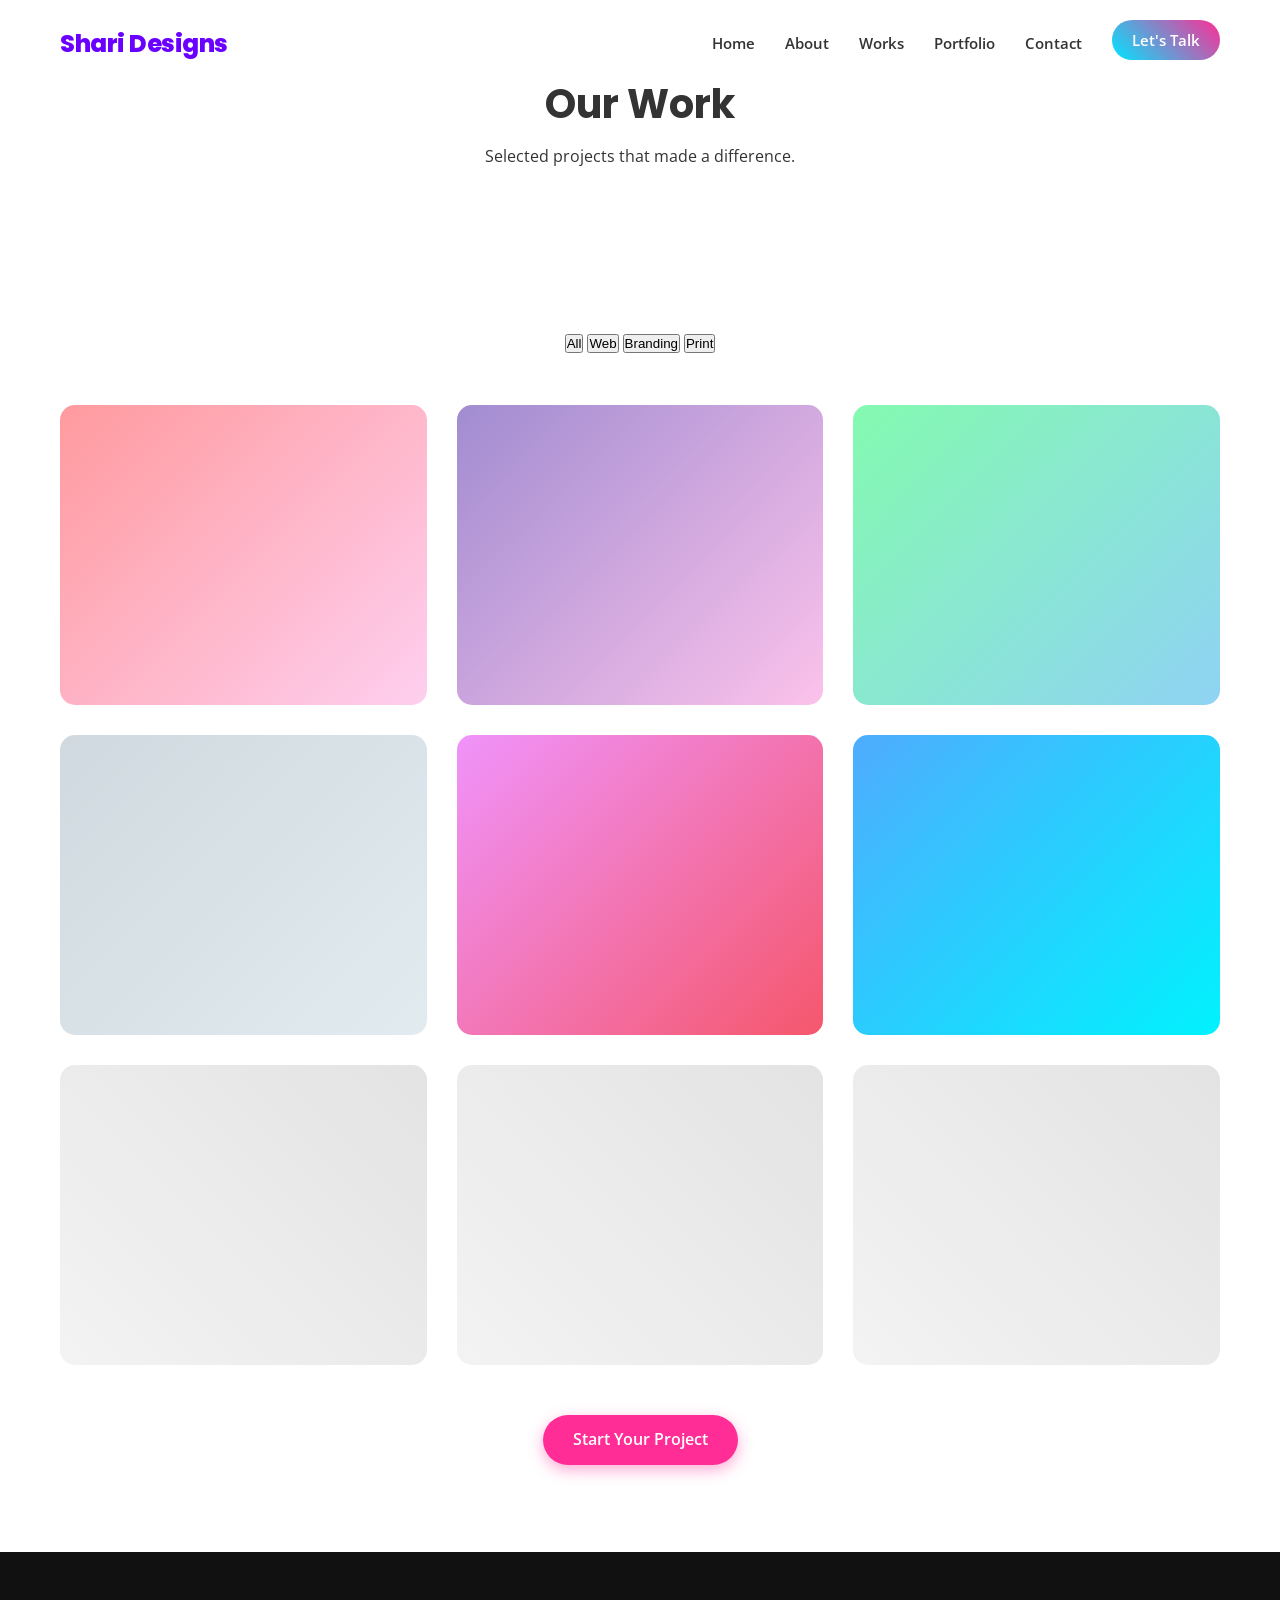
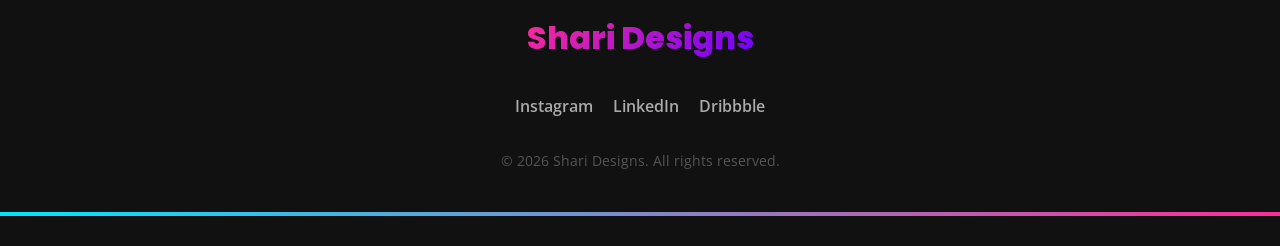
<file: portfolio.html>
<!DOCTYPE html>
<html lang="en">

<head>
    <meta charset="UTF-8">
    <meta name="viewport" content="width=device-width, initial-scale=1.0">
    <title>Portfolio | Shari Design</title>
    <meta name="description" content="View our portfolio of web design, branding, and graphic design projects.">
    <!-- Google Fonts -->
    <link rel="preconnect" href="https://fonts.googleapis.com">
    <link rel="preconnect" href="https://fonts.gstatic.com" crossorigin>
    <link
        href="https://fonts.googleapis.com/css2?family=Open+Sans:wght@400;600&family=Poppins:wght@600;700;800&display=swap"
        rel="stylesheet">
    <!-- Styles -->
    <link rel="stylesheet" href="style.css">
</head>

<body>

    <!-- Header / Navigation -->
    <header id="header">
        <div class="container nav-container">
            <a href="index.html" class="logo">Shari Designs</a>
            <nav>
                <ul class="nav-links">
                    <li><a href="index.html">Home</a></li>
                    <li><a href="about.html">About</a></li>
                    <li><a href="works.html">Works</a></li>
                    <li><a href="portfolio.html" class="active">Portfolio</a></li>
                    <li><a href="contact.html">Contact</a></li>
                    <li class="cta-item"><a href="contact.html" class="btn btn-sm">Let's Talk</a></li>
                </ul>
                <div class="hamburger">
                    <span></span>
                    <span></span>
                    <span></span>
                </div>
            </nav>
        </div>
    </header>

    <!-- Page Header -->
    <section class="page-header section-padding">
        <div class="container center">
            <h1 class="fade-in">Our Work</h1>
            <p class="fade-in delay-1">Selected projects that made a difference.</p>
        </div>
    </section>

    <!-- Portfolio Grid -->
    <section class="portfolio section-padding">
        <div class="container">
            <!-- Filter (Visual only for now) -->
            <div class="portfolio-filter center hidden">
                <button class="filter-btn active">All</button>
                <button class="filter-btn">Web</button>
                <button class="filter-btn">Branding</button>
                <button class="filter-btn">Print</button>
            </div>

            <div class="portfolio-grid">
                <!-- Reuse Project Items -->
                <div class="portfolio-item hidden">
                    <div class="portfolio-overlay">
                        <h4>Neon Brand</h4>
                        <span>Branding</span>
                    </div>
                </div>
                <div class="portfolio-item hidden delay-1">
                    <div class="portfolio-overlay">
                        <h4>Tech Startup UI</h4>
                        <span>Web Design</span>
                    </div>
                </div>
                <div class="portfolio-item hidden delay-2">
                    <div class="portfolio-overlay">
                        <h4>Coffee Shop Rebrand</h4>
                        <span>Identity</span>
                    </div>
                </div>
                <div class="portfolio-item hidden">
                    <div class="portfolio-overlay">
                        <h4>Fitness App</h4>
                        <span>Mobile App</span>
                    </div>
                </div>
                <div class="portfolio-item hidden delay-1">
                    <div class="portfolio-overlay">
                        <h4>Eco Store</h4>
                        <span>E-commerce</span>
                    </div>
                </div>
                <div class="portfolio-item hidden delay-2">
                    <div class="portfolio-overlay">
                        <h4>Dark Mode Dashboard</h4>
                        <span>UI Kit</span>
                    </div>
                </div>
                <!-- New Items -->
                <div class="portfolio-item hidden">
                    <div class="portfolio-overlay">
                        <h4>Travel Blog</h4>
                        <span>Web Design</span>
                    </div>
                </div>
                <div class="portfolio-item hidden delay-1">
                    <div class="portfolio-overlay">
                        <h4>Fintech Logo</h4>
                        <span>Branding</span>
                    </div>
                </div>
                <div class="portfolio-item hidden delay-2">
                    <div class="portfolio-overlay">
                        <h4>Restaurant Menu</h4>
                        <span>Print</span>
                    </div>
                </div>
            </div>

            <div class="center" style="margin-top: 50px;">
                <a href="contact.html" class="btn btn-primary hidden">Start Your Project</a>
            </div>
        </div>
    </section>

    <!-- Footer -->
    <footer>
        <div class="container footer-content">
            <div class="footer-logo">Shari Designs</div>
            <div class="social-links">
                <a href="#">Instagram</a>
                <a href="#">LinkedIn</a>
                <a href="#">Dribbble</a>
            </div>
            <p class="copyright">&copy; 2026 Shari Designs. All rights reserved.</p>
        </div>
        <div class="gradient-line"></div>
    </footer>

    <!-- Scripts -->
    <script src="script.js"></script>
</body>

</html>
</file>
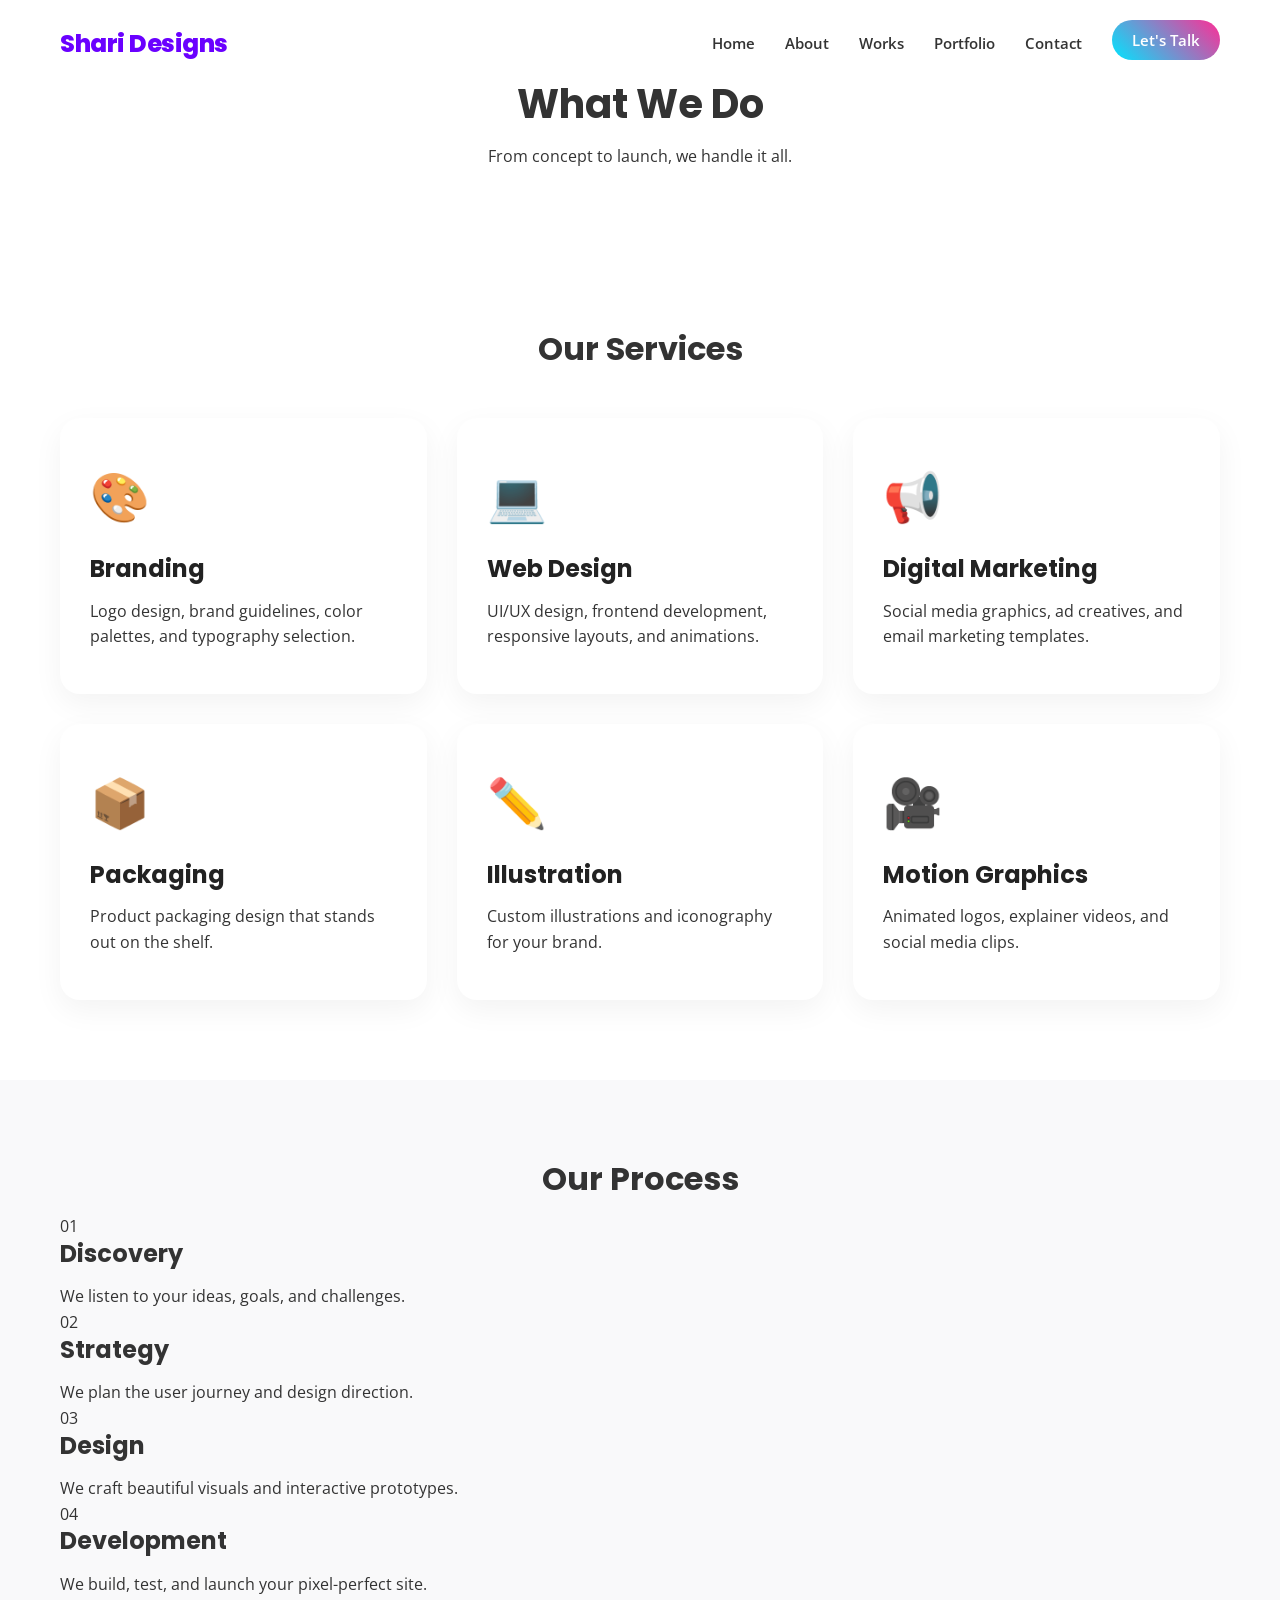
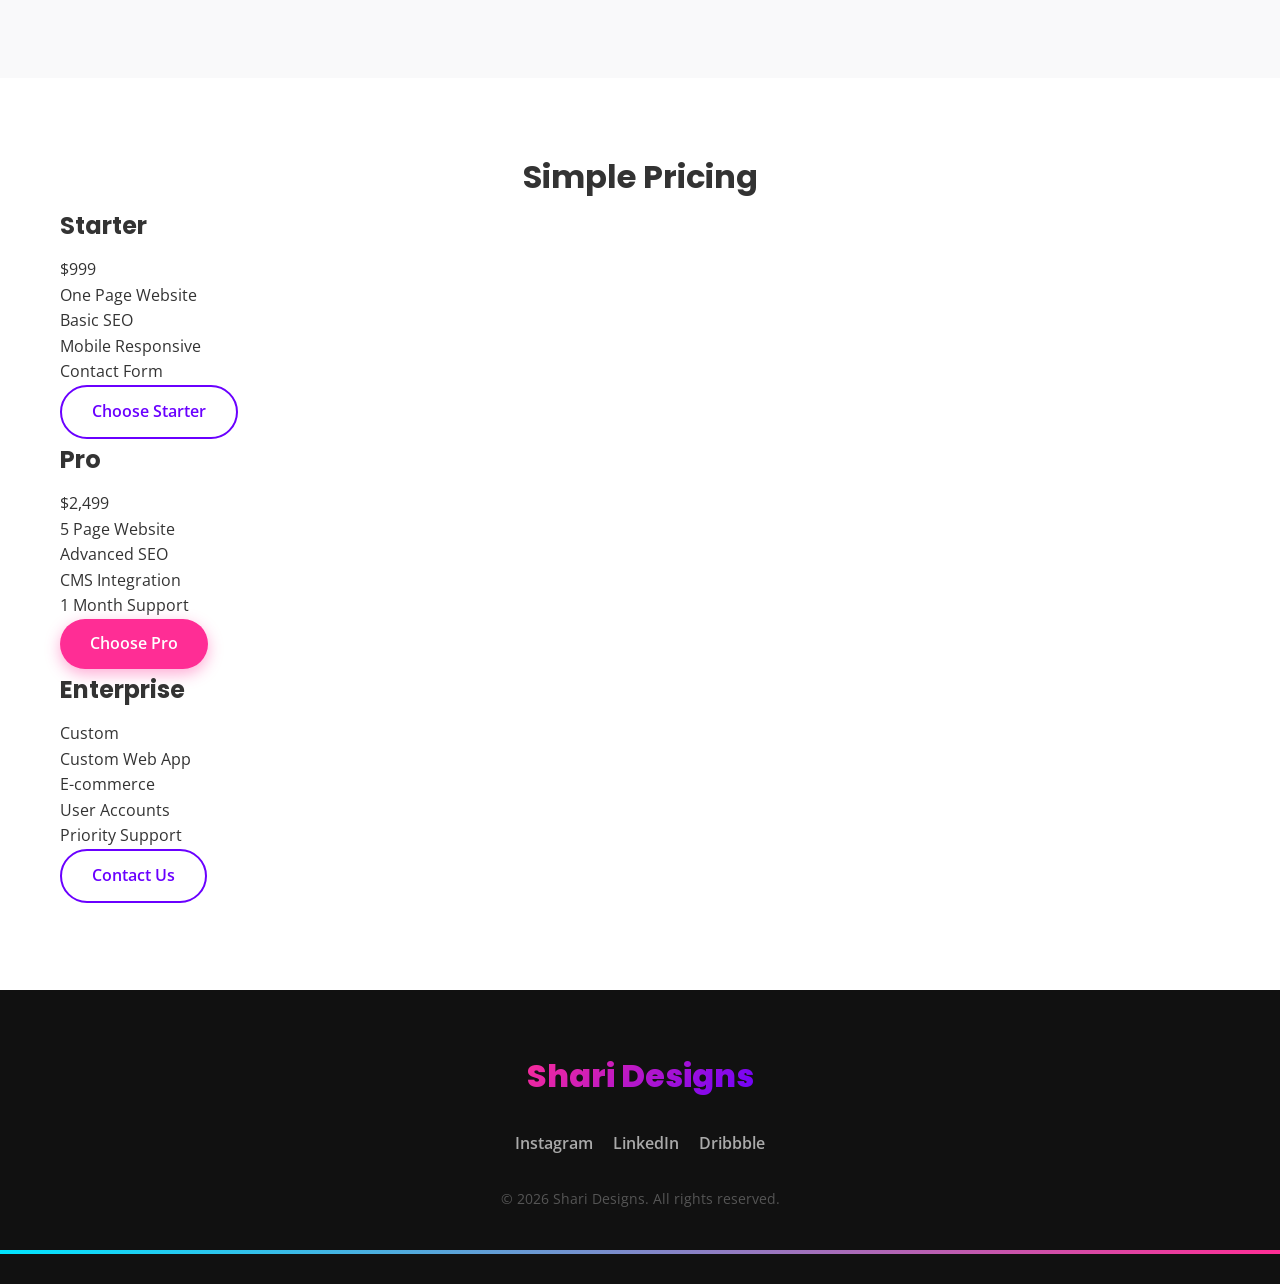
<file: works.html>
<!DOCTYPE html>
<html lang="en">

<head>
    <meta charset="UTF-8">
    <meta name="viewport" content="width=device-width, initial-scale=1.0">
    <title>Our Works | Shari Designs</title>
    <meta name="description"
        content="Explore our services, process, and pricing. We offer branding, web design, and digital solutions.">
    <!-- Google Fonts -->
    <link rel="preconnect" href="https://fonts.googleapis.com">
    <link rel="preconnect" href="https://fonts.gstatic.com" crossorigin>
    <link
        href="https://fonts.googleapis.com/css2?family=Open+Sans:wght@400;600&family=Poppins:wght@600;700;800&display=swap"
        rel="stylesheet">
    <!-- Styles -->
    <link rel="stylesheet" href="style.css">
</head>

<body>

    <!-- Header / Navigation -->
    <header id="header">
        <div class="container nav-container">
            <a href="index.html" class="logo">Shari Designs</a>
            <nav>
                <ul class="nav-links">
                    <li><a href="index.html">Home</a></li>
                    <li><a href="about.html">About</a></li>
                    <li><a href="works.html" class="active">Works</a></li>
                    <li><a href="portfolio.html">Portfolio</a></li>
                    <li><a href="contact.html">Contact</a></li>
                    <li class="cta-item"><a href="contact.html" class="btn btn-sm">Let's Talk</a></li>
                </ul>
                <div class="hamburger">
                    <span></span>
                    <span></span>
                    <span></span>
                </div>
            </nav>
        </div>
    </header>

    <!-- Page Header -->
    <section class="page-header section-padding">
        <div class="container center">
            <h1 class="fade-in">What We Do</h1>
            <p class="fade-in delay-1">From concept to launch, we handle it all.</p>
        </div>
    </section>

    <!-- Detailed Services -->
    <section class="works section-padding">
        <div class="container">
            <h2 class="section-title center hidden">Our Services</h2>
            <div class="works-grid">
                <!-- Reuse styles from index.html -->
                <div class="work-card hidden">
                    <div class="icon-box">🎨</div>
                    <h3>Branding</h3>
                    <p>Logo design, brand guidelines, color palettes, and typography selection.</p>
                </div>
                <div class="work-card hidden delay-1">
                    <div class="icon-box">💻</div>
                    <h3>Web Design</h3>
                    <p>UI/UX design, frontend development, responsive layouts, and animations.</p>
                </div>
                <div class="work-card hidden delay-2">
                    <div class="icon-box">📢</div>
                    <h3>Digital Marketing</h3>
                    <p>Social media graphics, ad creatives, and email marketing templates.</p>
                </div>
                <div class="work-card hidden">
                    <div class="icon-box">📦</div>
                    <h3>Packaging</h3>
                    <p>Product packaging design that stands out on the shelf.</p>
                </div>
                <div class="work-card hidden delay-1">
                    <div class="icon-box">✏️</div>
                    <h3>Illustration</h3>
                    <p>Custom illustrations and iconography for your brand.</p>
                </div>
                <div class="work-card hidden delay-2">
                    <div class="icon-box">🎥</div>
                    <h3>Motion Graphics</h3>
                    <p>Animated logos, explainer videos, and social media clips.</p>
                </div>
            </div>
        </div>
    </section>

    <!-- Process Section -->
    <section class="process section-padding bg-light">
        <div class="container">
            <h2 class="section-title center hidden">Our Process</h2>
            <div class="process-steps">
                <div class="step hidden">
                    <div class="step-number">01</div>
                    <h3>Discovery</h3>
                    <p>We listen to your ideas, goals, and challenges.</p>
                </div>
                <div class="step hidden delay-1">
                    <div class="step-number">02</div>
                    <h3>Strategy</h3>
                    <p>We plan the user journey and design direction.</p>
                </div>
                <div class="step hidden delay-2">
                    <div class="step-number">03</div>
                    <h3>Design</h3>
                    <p>We craft beautiful visuals and interactive prototypes.</p>
                </div>
                <div class="step hidden delay-3">
                    <div class="step-number">04</div>
                    <h3>Development</h3>
                    <p>We build, test, and launch your pixel-perfect site.</p>
                </div>
            </div>
        </div>
    </section>

    <!-- Pricing Section -->
    <section class="pricing section-padding">
        <div class="container">
            <h2 class="section-title center hidden">Simple Pricing</h2>
            <div class="pricing-grid">
                <div class="pricing-card hidden">
                    <h3>Starter</h3>
                    <div class="price">$999</div>
                    <ul>
                        <li>One Page Website</li>
                        <li>Basic SEO</li>
                        <li>Mobile Responsive</li>
                        <li>Contact Form</li>
                    </ul>
                    <a href="contact.html" class="btn btn-outline">Choose Starter</a>
                </div>
                <div class="pricing-card featured hidden delay-1">
                    <h3>Pro</h3>
                    <div class="price">$2,499</div>
                    <ul>
                        <li>5 Page Website</li>
                        <li>Advanced SEO</li>
                        <li>CMS Integration</li>
                        <li>1 Month Support</li>
                    </ul>
                    <a href="contact.html" class="btn btn-primary">Choose Pro</a>
                </div>
                <div class="pricing-card hidden delay-2">
                    <h3>Enterprise</h3>
                    <div class="price">Custom</div>
                    <ul>
                        <li>Custom Web App</li>
                        <li>E-commerce</li>
                        <li>User Accounts</li>
                        <li>Priority Support</li>
                    </ul>
                    <a href="contact.html" class="btn btn-outline">Contact Us</a>
                </div>
            </div>
        </div>
    </section>

    <!-- Footer -->
    <footer>
        <div class="container footer-content">
            <div class="footer-logo">Shari Designs</div>
            <div class="social-links">
                <a href="#">Instagram</a>
                <a href="#">LinkedIn</a>
                <a href="#">Dribbble</a>
            </div>
            <p class="copyright">&copy; 2026 Shari Designs. All rights reserved.</p>
        </div>
        <div class="gradient-line"></div>
    </footer>

    <!-- Scripts -->
    <script src="script.js"></script>
</body>

</html>
</file>
<file: style.css>
/* 
 * Shari Designs - Modern Creative Studio
 * Author: Antigravity
 * Date: 2026
 */

/* =========================================
   1. CSS VARIABLES & RESET
   ========================================= */
:root {
    /* Color Palette */
    --primary-pink: #FF2D95;
    --primary-cyan: #00E5FF;
    --primary-purple: #6A00FF;
    --accent-coral: #FF6B35;
    --accent-yellow: #FFD93D;

    /* Backgrounds */
    --bg-white: #ffffff;
    --bg-light: #f9f9fa;
    --bg-dark: #121212;

    /* Typography */
    --font-heading: 'Poppins', sans-serif;
    --font-body: 'Open Sans', sans-serif;

    /* Spacing */
    --container-width: 1200px;
    --section-padding: 80px 20px;

    /* Shadows & Effects */
    --shadow-soft: 0 10px 30px rgba(0, 0, 0, 0.05);
    --shadow-hover: 0 20px 40px rgba(0, 0, 0, 0.15);
    --transition: all 0.3s ease;

    /* Gradients */
    --gradient-primary: linear-gradient(135deg, var(--primary-pink), var(--primary-purple));
    --gradient-accent: linear-gradient(45deg, var(--primary-cyan), var(--primary-pink));
}

* {
    margin: 0;
    padding: 0;
    box-sizing: border-box;
    scroll-behavior: smooth;
}

body {
    font-family: var(--font-body);
    color: #333;
    line-height: 1.6;
    background-color: var(--bg-white);
    overflow-x: hidden;
}

h1,
h2,
h3,
h4,
h5,
h6 {
    font-family: var(--font-heading);
    font-weight: 700;
    line-height: 1.2;
    margin-bottom: 1rem;
}

h1 {
    font-size: 2.5rem;
}

h2 {
    font-size: 2rem;
}

h3 {
    font-size: 1.5rem;
}

a {
    text-decoration: none;
    color: inherit;
    transition: var(--transition);
}

ul {
    list-style: none;
}

img {
    max-width: 100%;
    display: block;
}

/* Utilities */
.container {
    max-width: var(--container-width);
    margin: 0 auto;
    padding: 0 20px;
}

.section-padding {
    padding: var(--section-padding);
}

.center {
    text-align: center;
}

.text-gradient {
    background: var(--gradient-primary);
    -webkit-background-clip: text;
    background-clip: text;
    -webkit-text-fill-color: transparent;
}

.bg-light {
    background-color: var(--bg-light);
}

.bg-gradient {
    background: var(--gradient-primary);
}

.text-white {
    color: #fff;
}

/* Buttons */
.btn {
    display: inline-block;
    padding: 12px 30px;
    border-radius: 50px;
    font-weight: 600;
    cursor: pointer;
    font-size: 1rem;
    position: relative;
    overflow: hidden;
    z-index: 1;
    border: none;
}

.btn-primary {
    background: var(--primary-pink);
    color: #fff;
    box-shadow: 0 5px 15px rgba(255, 45, 149, 0.4);
}

.btn-primary:hover {
    transform: translateY(-3px);
    box-shadow: 0 10px 20px rgba(255, 45, 149, 0.6);
}

.btn-outline {
    background: transparent;
    color: var(--primary-purple);
    border: 2px solid var(--primary-purple);
}

.btn-outline:hover {
    background: var(--primary-purple);
    color: #fff;
    transform: translateY(-3px);
}

.btn-sm {
    padding: 8px 20px;
    font-size: 0.9rem;
}

.btn-text {
    background: transparent;
    color: var(--primary-pink);
    padding: 0;
    font-weight: 700;
}

.btn-text:hover {
    color: var(--primary-purple);
    margin-left: 5px;
}

.full-width {
    width: 100%;
}

/* =========================================
   2. HEADER & NAVIGATION
   ========================================= */
header {
    position: fixed;
    top: 0;
    left: 0;
    width: 100%;
    z-index: 1000;
    transition: 0.4s ease;
    padding: 20px 0;
}

header.scrolled {
    background: rgba(255, 255, 255, 0.95);
    box-shadow: 0 5px 20px rgba(0, 0, 0, 0.05);
    padding: 10px 0;
    backdrop-filter: blur(10px);
}

.nav-container {
    display: flex;
    justify-content: space-between;
    align-items: center;
}

.logo {
    font-family: var(--font-heading);
    font-size: 1.5rem;
    font-weight: 800;
    color: var(--primary-purple);
    letter-spacing: -0.5px;
}

.nav-links {
    display: flex;
    gap: 30px;
    align-items: center;
}

.nav-links li a {
    font-weight: 600;
    font-size: 0.95rem;
    color: #333;
    position: relative;
}

.nav-links li a::after {
    content: '';
    position: absolute;
    width: 0;
    height: 2px;
    bottom: -5px;
    left: 0;
    background: var(--gradient-primary);
    transition: 0.3s;
}

.nav-links li a:hover::after {
    width: 100%;
}

.cta-item a {
    background: var(--gradient-accent);
    color: #fff !important;
    border-radius: 20px;
    padding: 8px 20px;
    transition: transform 0.3s;
}

.cta-item a::after {
    display: none;
}

.cta-item a:hover {
    transform: scale(1.05);
}

/* Hamburger */
.hamburger {
    display: none;
    cursor: pointer;
    width: 30px;
    height: 20px;
    position: relative;
    z-index: 1001;
}

.hamburger span {
    display: block;
    position: absolute;
    height: 3px;
    width: 100%;
    background: var(--primary-purple);
    border-radius: 3px;
    transition: 0.3s;
}

.hamburger span:nth-child(1) {
    top: 0;
}

.hamburger span:nth-child(2) {
    top: 9px;
}

.hamburger span:nth-child(3) {
    top: 18px;
}

/* Hamburger Active State */
.hamburger.active span:nth-child(1) {
    transform: rotate(45deg);
    top: 9px;
}

.hamburger.active span:nth-child(2) {
    opacity: 0;
}

.hamburger.active span:nth-child(3) {
    transform: rotate(-45deg);
    top: 9px;
}

/* =========================================
   3. HERO SECTION
   ========================================= */
.hero {
    min-height: 100vh;
    display: flex;
    align-items: center;
    position: relative;
    overflow: hidden;
    background-color: #f0f4ff;
    padding-top: 80px;
    /* Account for fixed header */
}

.hero-bg-mesh {
    position: absolute;
    top: 0;
    left: 0;
    width: 100%;
    height: 100%;
    background:
        radial-gradient(at 0% 0%, hsla(328, 98%, 59%, 0.4) 0px, transparent 50%),
        radial-gradient(at 100% 0%, hsla(189, 100%, 50%, 0.4) 0px, transparent 50%),
        radial-gradient(at 100% 100%, hsla(265, 100%, 50%, 0.4) 0px, transparent 50%),
        radial-gradient(at 0% 100%, hsla(32, 100%, 60%, 0.4) 0px, transparent 50%);
    filter: blur(60px);
    z-index: 1;
    animation: meshFlow 20s infinite alternate;
    opacity: 0.8;
}

@keyframes meshFlow {
    0% {
        transform: scale(1);
    }

    100% {
        transform: scale(1.2);
    }
}

.hero-split {
    display: grid;
    grid-template-columns: 1fr 1fr;
    gap: 4rem;
    align-items: center;
    position: relative;
    z-index: 2;
    padding-bottom: 2rem;
}

.hero-text {
    max-width: 600px;
}

.hero h1 {
    font-size: 4.5rem;
    margin-bottom: 1.5rem;
    line-height: 1.1;
    color: #1a1a1a;
    letter-spacing: -2px;
}

.hero p {
    font-size: 1.25rem;
    color: #444;
    margin-bottom: 2.5rem;
    max-width: 90%;
}

.hero-buttons {
    display: flex;
    gap: 20px;
}

/* Hero Visual (Right Side) */
.hero-visual {
    position: relative;
    height: 500px;
    display: flex;
    justify-content: center;
    align-items: center;
}

.abstract-orb {
    width: 400px;
    height: 400px;
    background: linear-gradient(135deg, var(--primary-pink), var(--primary-cyan));
    border-radius: 50%;
    position: absolute;
    filter: blur(50px);
    opacity: 0.6;
    animation: float 8s ease-in-out infinite;
}

.glass-card {
    position: absolute;
    background: rgba(255, 255, 255, 0.7);
    backdrop-filter: blur(20px);
    -webkit-backdrop-filter: blur(20px);
    border: 1px solid rgba(255, 255, 255, 0.8);
    border-radius: 20px;
    padding: 20px 30px;
    box-shadow: 0 20px 50px rgba(0, 0, 0, 0.1);
    display: flex;
    align-items: center;
    gap: 15px;
    animation: float 6s ease-in-out infinite;
    z-index: 3;
}

.card-icon {
    font-size: 2rem;
}

.glass-card span {
    font-weight: 700;
    font-size: 1.2rem;
    color: #333;
}

.float-card-1 {
    top: 20%;
    left: 10%;
    animation-delay: 0s;
}

.float-card-2 {
    bottom: 25%;
    right: 5%;
    animation-delay: 3s;
}

/* Removed old shape animation code since logic changed */


/* =========================================
   4. ABOUT SECTION
   ========================================= */
.about-grid {
    display: grid;
    grid-template-columns: 1fr 1fr;
    gap: 60px;
    align-items: center;
}

.about-text h2 {
    font-size: 2.5rem;
    margin-bottom: 30px;
    position: relative;
    display: inline-block;
}

.about-text h2::after {
    content: '';
    display: block;
    width: 60px;
    height: 4px;
    background: var(--primary-pink);
    margin-top: 10px;
    border-radius: 2px;
}

.about-text p {
    margin-bottom: 20px;
    font-size: 1.05rem;
}

.image-wrapper {
    position: relative;
    border-radius: 20px;
    overflow: hidden;
    box-shadow: var(--shadow-hover);
    transform: rotate(2deg);
    transition: var(--transition);
}

.image-wrapper:hover {
    transform: rotate(0) scale(1.02);
}

.abstract-placeholder {
    width: 100%;
    height: 400px;
    background: linear-gradient(135deg, #eee 0%, #ddd 100%);
    position: relative;
}

.abstract-placeholder::before {
    content: '';
    position: absolute;
    top: 50%;
    left: 50%;
    transform: translate(-50%, -50%);
    width: 150px;
    height: 150px;
    border-radius: 50%;
    background: var(--gradient-primary);
    opacity: 0.8;
}

/* =========================================
   5. WORKS SECTION (Former Services)
   ========================================= */
.works-grid {
    display: grid;
    grid-template-columns: repeat(auto-fit, minmax(280px, 1fr));
    gap: 30px;
    margin-top: 50px;
}

.work-card {
    background: #fff;
    padding: 40px 30px;
    border-radius: 20px;
    box-shadow: var(--shadow-soft);
    transition: var(--transition);
    position: relative;
    overflow: hidden;
    border-bottom: 4px solid transparent;
}

.work-card:hover {
    transform: translateY(-10px);
    box-shadow: var(--shadow-hover);
    border-bottom: 4px solid var(--primary-pink);
}

.icon-box {
    font-size: 3rem;
    margin-bottom: 20px;
}

.work-card h3 {
    margin-bottom: 15px;
    color: #222;
}

/* =========================================
   6. PORTFOLIO SECTION
   ========================================= */
.portfolio-grid {
    display: grid;
    grid-template-columns: repeat(auto-fit, minmax(350px, 1fr));
    gap: 30px;
    margin-top: 50px;
}

.portfolio-item {
    height: 300px;
    position: relative;
    border-radius: 15px;
    overflow: hidden;
    background-color: #ddd;
    /* Fallback */
    background: linear-gradient(45deg, #f3f3f3, #e3e3e3);
    cursor: pointer;
}

/* Placeholder patterns for projects */
.portfolio-item:nth-child(1) {
    background: linear-gradient(135deg, #FF9A9E 0%, #FECFEF 100%);
}

.portfolio-item:nth-child(2) {
    background: linear-gradient(135deg, #a18cd1 0%, #fbc2eb 100%);
}

.portfolio-item:nth-child(3) {
    background: linear-gradient(135deg, #84fab0 0%, #8fd3f4 100%);
}

.portfolio-item:nth-child(4) {
    background: linear-gradient(135deg, #cfd9df 0%, #e2ebf0 100%);
}

.portfolio-item:nth-child(5) {
    background: linear-gradient(135deg, #f093fb 0%, #f5576c 100%);
}

.portfolio-item:nth-child(6) {
    background: linear-gradient(135deg, #4facfe 0%, #00f2fe 100%);
}

.portfolio-overlay {
    position: absolute;
    top: 0;
    left: 0;
    width: 100%;
    height: 100%;
    background: rgba(0, 0, 0, 0.7);
    display: flex;
    flex-direction: column;
    justify-content: center;
    align-items: center;
    opacity: 0;
    transition: 0.4s ease;
}

.portfolio-item:hover .portfolio-overlay {
    opacity: 1;
}

.portfolio-overlay h4 {
    color: #fff;
    font-size: 1.5rem;
    transform: translateY(20px);
    transition: 0.4s;
}

.portfolio-overlay .btn {
    transform: translateY(20px);
    transition: 0.4s 0.1s;
    background: rgba(255, 255, 255, 0.2);
    border: 1px solid #fff;
    color: #fff;
}

.portfolio-overlay .btn:hover {
    background: #fff;
    color: #000;
}

.portfolio-item:hover h4,
.portfolio-item:hover .btn {
    transform: translateY(0);
}

/* =========================================
   7. TESTIMONIALS SECTION
   ========================================= */
.testimonials {
    position: relative;
    overflow: hidden;
}

.testimonials::before {
    content: '';
    position: absolute;
    top: -50%;
    left: -20%;
    width: 600px;
    height: 600px;
    background: rgba(255, 255, 255, 0.1);
    border-radius: 50%;
    pointer-events: none;
}

.testimonial-slider {
    max-width: 800px;
    margin: 50px auto 0;
    text-align: center;
    position: relative;
}

.testimonial-slide {
    display: none;
    animation: fadeIn 0.8s ease;
}

.testimonial-slide.active {
    display: block;
}

@keyframes fadeIn {
    from {
        opacity: 0;
        transform: translateY(20px);
    }

    to {
        opacity: 1;
        transform: translateY(0);
    }
}

.quote {
    font-size: 1.5rem;
    font-style: italic;
    color: #fff;
    margin-bottom: 30px;
}

.author h5 {
    color: var(--accent-yellow);
    margin-bottom: 5px;
    font-size: 1.2rem;
}

.author span {
    color: rgba(255, 255, 255, 0.8);
    font-size: 0.9rem;
}

.slider-controls {
    margin-top: 40px;
    display: flex;
    justify-content: center;
    gap: 20px;
}

.slider-controls button {
    background: rgba(255, 255, 255, 0.2);
    border: none;
    color: #fff;
    width: 50px;
    height: 50px;
    border-radius: 50%;
    font-size: 1.2rem;
    cursor: pointer;
    transition: var(--transition);
}

.slider-controls button:hover {
    background: #fff;
    color: var(--primary-pink);
}

/* =========================================
   8. CONTACT SECTION
   ========================================= */
.contact-wrapper {
    display: grid;
    grid-template-columns: 1fr 1.5fr;
    gap: 60px;
    background: #fff;
    padding: 60px;
    border-radius: 30px;
    box-shadow: var(--shadow-soft);
    margin-top: -80px;
    /* Slight overlap with gradient */
}

.contact-info p {
    margin-bottom: 40px;
    color: #666;
}

.info-item {
    margin-bottom: 20px;
    font-size: 1.1rem;
    color: #333;
}

.form-group {
    margin-bottom: 20px;
}

.form-group label {
    display: block;
    margin-bottom: 8px;
    font-weight: 600;
    color: #444;
}

.form-group input,
.form-group textarea {
    width: 100%;
    padding: 15px;
    border: 2px solid #eee;
    border-radius: 10px;
    font-family: inherit;
    font-size: 1rem;
    transition: var(--transition);
}

.form-group input:focus,
.form-group textarea:focus {
    border-color: var(--primary-pink);
    outline: none;
    box-shadow: 0 0 0 4px rgba(255, 45, 149, 0.1);
}

.form-message {
    margin-top: 15px;
    font-weight: 600;
    text-align: center;
    min-height: 24px;
}

.form-message.success {
    color: #28a745;
}

.form-message.error {
    color: #dc3545;
}

/* =========================================
   9. FOOTER
   ========================================= */
footer {
    background: #111;
    color: #fff;
    padding: 60px 0 30px;
}

.footer-content {
    display: flex;
    flex-direction: column;
    align-items: center;
    gap: 30px;
}

.footer-logo {
    font-family: var(--font-heading);
    font-size: 2rem;
    font-weight: 800;
    background: var(--gradient-primary);
    -webkit-background-clip: text;
    background-clip: text;
    -webkit-text-fill-color: transparent;
}

.social-links {
    display: flex;
    gap: 20px;
}

.social-links a {
    color: #aaa;
    font-weight: 600;
}

.social-links a:hover {
    color: #fff;
}

.copyright {
    color: #555;
    font-size: 0.9rem;
}

.gradient-line {
    height: 4px;
    background: var(--gradient-accent);
    margin-top: 40px;
    width: 100%;
}

/* =========================================
   10. ANIMATIONS (Scroll Observer)
   ========================================= */
.hidden {
    opacity: 0;
    transform: translateY(30px);
    transition: all 0.8s ease-out;
}

.show {
    opacity: 1;
    transform: translateY(0);
}

/* Stagger delays */
.delay-1 {
    transition-delay: 0.2s;
}

.delay-2 {
    transition-delay: 0.4s;
}

/* Fade In for Hero */
.fade-in {
    opacity: 0;
    animation: simpleFadeIn 1s forwards;
}

@keyframes simpleFadeIn {
    to {
        opacity: 1;
    }
}

/* =========================================
   11. LOGIN PAGE
   ========================================= */

/* --- Full-Screen Layout --- */
.login-page {
    min-height: 100vh;
    display: flex;
    align-items: center;
    justify-content: center;
    position: relative;
    overflow: hidden;
    background: #0a0a1a;
    padding: 20px;
}

/* --- Animated Background --- */
.login-bg-mesh {
    position: absolute;
    top: 0;
    left: 0;
    width: 100%;
    height: 100%;
    background:
        radial-gradient(at 0% 0%, hsla(328, 98%, 59%, 0.3) 0px, transparent 50%),
        radial-gradient(at 100% 0%, hsla(189, 100%, 50%, 0.2) 0px, transparent 50%),
        radial-gradient(at 100% 100%, hsla(265, 100%, 50%, 0.3) 0px, transparent 50%),
        radial-gradient(at 0% 100%, hsla(32, 100%, 60%, 0.2) 0px, transparent 50%);
    filter: blur(80px);
    z-index: 1;
    animation: loginMeshFlow 15s infinite alternate;
}

@keyframes loginMeshFlow {
    0% { transform: scale(1) rotate(0deg); }
    50% { transform: scale(1.15) rotate(1deg); }
    100% { transform: scale(1.05) rotate(-1deg); }
}

/* --- Floating Orbs --- */
.login-orb {
    position: absolute;
    border-radius: 50%;
    filter: blur(60px);
    z-index: 1;
    animation: loginOrbFloat 10s ease-in-out infinite;
}

.login-orb-1 {
    width: 300px;
    height: 300px;
    background: var(--primary-pink);
    opacity: 0.15;
    top: -100px;
    right: -50px;
    animation-delay: 0s;
}

.login-orb-2 {
    width: 250px;
    height: 250px;
    background: var(--primary-cyan);
    opacity: 0.1;
    bottom: -80px;
    left: -60px;
    animation-delay: 3s;
}

.login-orb-3 {
    width: 200px;
    height: 200px;
    background: var(--primary-purple);
    opacity: 0.12;
    top: 40%;
    left: 50%;
    animation-delay: 6s;
}

@keyframes loginOrbFloat {
    0%, 100% { transform: translate(0, 0) scale(1); }
    33% { transform: translate(30px, -20px) scale(1.1); }
    66% { transform: translate(-20px, 15px) scale(0.95); }
}

/* --- Main Login Container --- */
.login-container {
    display: grid;
    grid-template-columns: 1fr 1.2fr;
    width: 100%;
    max-width: 960px;
    min-height: 600px;
    background: rgba(255, 255, 255, 0.05);
    backdrop-filter: blur(40px);
    -webkit-backdrop-filter: blur(40px);
    border: 1px solid rgba(255, 255, 255, 0.1);
    border-radius: 24px;
    overflow: hidden;
    box-shadow:
        0 25px 60px rgba(0, 0, 0, 0.5),
        0 0 0 1px rgba(255, 255, 255, 0.05) inset;
    position: relative;
    z-index: 10;
    animation: loginContainerIn 0.8s ease-out;
}

@keyframes loginContainerIn {
    from {
        opacity: 0;
        transform: translateY(30px) scale(0.97);
    }
    to {
        opacity: 1;
        transform: translateY(0) scale(1);
    }
}

/* --- Left Panel: Branding --- */
.login-branding {
    background: var(--gradient-primary);
    padding: 40px;
    display: flex;
    flex-direction: column;
    justify-content: space-between;
    position: relative;
    overflow: hidden;
}

.login-branding::before {
    content: '';
    position: absolute;
    top: -50%;
    right: -30%;
    width: 400px;
    height: 400px;
    background: rgba(255, 255, 255, 0.08);
    border-radius: 50%;
    pointer-events: none;
}

.login-branding::after {
    content: '';
    position: absolute;
    bottom: -30%;
    left: -20%;
    width: 300px;
    height: 300px;
    background: rgba(0, 0, 0, 0.1);
    border-radius: 50%;
    pointer-events: none;
}

.login-branding-content {
    position: relative;
    z-index: 2;
}

.login-logo {
    font-family: var(--font-heading);
    font-size: 1.5rem;
    font-weight: 800;
    color: #fff;
    text-decoration: none;
    display: inline-block;
    margin-bottom: 40px;
    letter-spacing: -0.5px;
    transition: opacity 0.3s;
}

.login-logo:hover {
    opacity: 0.85;
}

.login-branding h1 {
    font-size: 2.8rem;
    color: #fff;
    line-height: 1.15;
    letter-spacing: -1px;
    margin-bottom: 16px;
}

.login-branding p {
    color: rgba(255, 255, 255, 0.85);
    font-size: 1rem;
    line-height: 1.7;
    max-width: 320px;
    margin-bottom: 30px;
}

/* --- Feature Items --- */
.login-features {
    display: flex;
    flex-direction: column;
    gap: 14px;
}

.login-feature-item {
    display: flex;
    align-items: center;
    gap: 12px;
    color: rgba(255, 255, 255, 0.9);
    font-size: 0.95rem;
    font-weight: 600;
}

.login-feature-icon {
    font-size: 1.3rem;
    width: 36px;
    height: 36px;
    display: flex;
    align-items: center;
    justify-content: center;
    background: rgba(255, 255, 255, 0.15);
    border-radius: 10px;
}

.login-branding-footer {
    position: relative;
    z-index: 2;
}

.login-branding-footer p {
    color: rgba(255, 255, 255, 0.5);
    font-size: 0.8rem;
}

/* --- Right Panel: Form --- */
.login-form-panel {
    padding: 40px 45px;
    display: flex;
    flex-direction: column;
    justify-content: center;
}

.login-form-header {
    margin-bottom: 28px;
}

.login-form-header h2 {
    font-family: var(--font-heading);
    font-size: 1.8rem;
    font-weight: 800;
    color: #fff;
    margin-bottom: 6px;
}

.login-form-header p {
    color: rgba(255, 255, 255, 0.5);
    font-size: 0.95rem;
}

/* --- Social Login Buttons --- */
.social-login-buttons {
    display: grid;
    grid-template-columns: 1fr 1fr;
    gap: 12px;
    margin-bottom: 24px;
}

.social-login-btn {
    display: flex;
    align-items: center;
    justify-content: center;
    gap: 10px;
    padding: 12px 16px;
    border: 1px solid rgba(255, 255, 255, 0.12);
    border-radius: 12px;
    background: rgba(255, 255, 255, 0.04);
    color: rgba(255, 255, 255, 0.85);
    font-weight: 600;
    font-size: 0.9rem;
    font-family: var(--font-body);
    cursor: pointer;
    transition: all 0.3s ease;
}

.social-login-btn:hover {
    background: rgba(255, 255, 255, 0.1);
    border-color: rgba(255, 255, 255, 0.25);
    transform: translateY(-2px);
    box-shadow: 0 4px 12px rgba(0, 0, 0, 0.2);
}

/* --- Divider --- */
.login-divider {
    display: flex;
    align-items: center;
    margin-bottom: 24px;
}

.login-divider::before,
.login-divider::after {
    content: '';
    flex: 1;
    height: 1px;
    background: rgba(255, 255, 255, 0.1);
}

.login-divider span {
    padding: 0 16px;
    color: rgba(255, 255, 255, 0.35);
    font-size: 0.8rem;
    text-transform: uppercase;
    letter-spacing: 1px;
    white-space: nowrap;
}

/* --- Form Styles --- */
.login-form {
    display: flex;
    flex-direction: column;
    gap: 20px;
}

.login-form-group {
    display: flex;
    flex-direction: column;
    gap: 6px;
}

.login-form-group label {
    color: rgba(255, 255, 255, 0.7);
    font-weight: 600;
    font-size: 0.85rem;
}

.login-label-row {
    display: flex;
    justify-content: space-between;
    align-items: center;
}

.forgot-password-link {
    color: var(--primary-pink);
    font-size: 0.82rem;
    font-weight: 600;
    text-decoration: none;
    transition: color 0.3s;
}

.forgot-password-link:hover {
    color: var(--primary-cyan);
}

/* --- Input Wrapper with Icon --- */
.login-input-wrapper {
    position: relative;
    display: flex;
    align-items: center;
}

.login-input-icon {
    position: absolute;
    left: 14px;
    color: rgba(255, 255, 255, 0.3);
    pointer-events: none;
    transition: color 0.3s;
    z-index: 2;
}

.login-input-wrapper.focused .login-input-icon {
    color: var(--primary-pink);
}

.login-input-wrapper input {
    width: 100%;
    padding: 13px 44px 13px 44px;
    border: 2px solid rgba(255, 255, 255, 0.08);
    border-radius: 12px;
    background: rgba(255, 255, 255, 0.04);
    color: #fff;
    font-family: var(--font-body);
    font-size: 0.95rem;
    transition: all 0.3s ease;
    outline: none;
}

.login-input-wrapper input::placeholder {
    color: rgba(255, 255, 255, 0.25);
}

.login-input-wrapper input:focus {
    border-color: var(--primary-pink);
    background: rgba(255, 255, 255, 0.06);
    box-shadow: 0 0 0 4px rgba(255, 45, 149, 0.1);
}

/* --- Password Toggle --- */
.password-toggle {
    position: absolute;
    right: 12px;
    background: none;
    border: none;
    color: rgba(255, 255, 255, 0.35);
    cursor: pointer;
    padding: 4px;
    display: flex;
    align-items: center;
    justify-content: center;
    transition: color 0.3s;
    z-index: 2;
}

.password-toggle:hover {
    color: rgba(255, 255, 255, 0.7);
}

/* --- Custom Checkbox --- */
.login-remember {
    display: flex;
    align-items: center;
}

.custom-checkbox {
    display: flex;
    align-items: center;
    gap: 10px;
    cursor: pointer;
    color: rgba(255, 255, 255, 0.5);
    font-size: 0.85rem;
    user-select: none;
}

.custom-checkbox input {
    display: none;
}

.custom-checkbox .checkmark {
    width: 18px;
    height: 18px;
    border: 2px solid rgba(255, 255, 255, 0.15);
    border-radius: 5px;
    position: relative;
    transition: all 0.3s ease;
    flex-shrink: 0;
}

.custom-checkbox input:checked + .checkmark {
    background: var(--primary-pink);
    border-color: var(--primary-pink);
}

.custom-checkbox input:checked + .checkmark::after {
    content: '';
    position: absolute;
    left: 5px;
    top: 1px;
    width: 5px;
    height: 10px;
    border: solid #fff;
    border-width: 0 2px 2px 0;
    transform: rotate(45deg);
}

/* --- Submit Button --- */
.login-submit-btn {
    margin-top: 4px;
    padding: 14px 30px;
    font-size: 1rem;
    font-weight: 700;
    letter-spacing: 0.3px;
    border-radius: 12px;
    background: var(--gradient-primary);
    border: none;
    color: #fff;
    cursor: pointer;
    transition: all 0.3s ease;
    box-shadow: 0 8px 25px rgba(255, 45, 149, 0.3);
}

.login-submit-btn:hover {
    transform: translateY(-2px);
    box-shadow: 0 12px 35px rgba(255, 45, 149, 0.45);
}

.login-submit-btn:active {
    transform: translateY(0);
}

/* --- Sign Up Prompt --- */
.login-signup-prompt {
    text-align: center;
    margin-top: 20px;
}

.login-signup-prompt p {
    color: rgba(255, 255, 255, 0.45);
    font-size: 0.9rem;
}

.signup-link {
    color: var(--primary-pink);
    font-weight: 700;
    text-decoration: none;
    transition: color 0.3s;
}

.signup-link:hover {
    color: var(--primary-cyan);
}

/* --- Back to Home --- */
.back-to-home {
    display: flex;
    align-items: center;
    gap: 8px;
    color: rgba(255, 255, 255, 0.35);
    font-size: 0.85rem;
    font-weight: 600;
    text-decoration: none;
    margin-top: 20px;
    transition: all 0.3s ease;
    align-self: center;
}

.back-to-home:hover {
    color: var(--primary-pink);
    transform: translateX(-5px);
}

/* --- Shake Animation --- */
@keyframes shake {
    0%, 100% { transform: translateX(0); }
    20% { transform: translateX(-8px); }
    40% { transform: translateX(8px); }
    60% { transform: translateX(-5px); }
    80% { transform: translateX(5px); }
}

/* --- Login Page Form Message Override --- */
.login-page .form-message {
    text-align: center;
    font-size: 0.9rem;
}

.login-page .form-message.success {
    color: #4ade80;
}

.login-page .form-message.error {
    color: #f87171;
}

/* =========================================
   12. MEDIA QUERIES
   ========================================= */
@media (max-width: 1024px) {
    .hero h1 {
        font-size: 3.5rem;
    }

    .contact-wrapper {
        padding: 40px;
        gap: 40px;
    }

    .hero-split {
        gap: 2rem;
    }

    .hero-visual {
        height: 400px;
    }

    /* Login Page */
    .login-container {
        max-width: 500px;
        grid-template-columns: 1fr;
    }

    .login-branding {
        padding: 30px;
        text-align: center;
    }

    .login-branding h1 {
        font-size: 2rem;
    }

    .login-branding p {
        max-width: 100%;
    }

    .login-features {
        flex-direction: row;
        justify-content: center;
        flex-wrap: wrap;
        gap: 10px;
    }

    .login-branding-footer {
        display: none;
    }

    .login-form-panel {
        padding: 30px;
    }
}

@media (max-width: 768px) {

    /* Mobile Navigation */
    .nav-links {
        position: fixed;
        top: 0;
        right: -100%;
        width: 80%;
        max-width: 300px;
        height: 100vh;
        background: #fff;
        flex-direction: column;
        justify-content: center;
        box-shadow: -5px 0 15px rgba(0, 0, 0, 0.1);
        transition: 0.3s cubic-bezier(0.68, -0.55, 0.27, 1.55);
        padding: 40px;
        z-index: 1002;
    }

    .nav-links.nav-active {
        right: 0;
    }

    .hamburger {
        display: block;
    }

    /* Hero */
    .hero {
        min-height: 100vh;
        padding-top: 120px;
        padding-bottom: 60px;
        text-align: center;
    }

    .hero-split {
        grid-template-columns: 1fr;
        gap: 60px;
    }

    .hero-text {
        margin: 0 auto;
    }

    .hero-buttons {
        justify-content: center;
        flex-direction: column;
        width: 100%;
    }

    .hero h1 {
        font-size: 3rem;
    }

    .hero-visual {
        height: 300px;
        width: 100%;
        max-width: 400px;
        margin: 0 auto;
    }

    .abstract-orb {
        width: 300px;
        height: 300px;
    }

    /* Layouts */
    .about-grid,
    .contact-wrapper {
        grid-template-columns: 1fr;
    }

    .image-wrapper {
        height: 300px;
    }

    .contact-wrapper {
        margin-top: 0;
        box-shadow: none;
        padding: 20px 0;
        background: transparent;
    }

    .contact-info {
        text-align: center;
    }

    /* Login Page */
    .login-form-panel {
        padding: 25px 20px;
    }

    .social-login-buttons {
        grid-template-columns: 1fr;
    }

    .login-branding h1 {
        font-size: 1.8rem;
    }
}

@media (max-width: 480px) {
    .hero h1 {
        font-size: 2.5rem;
    }

    h2 {
        font-size: 1.8rem;
    }

    .glass-card {
        padding: 15px 20px;
    }

    .card-icon {
        font-size: 1.5rem;
    }

    .glass-card span {
        font-size: 1rem;
    }

    /* Login Page */
    .login-container {
        min-height: auto;
    }

    .login-form-header h2 {
        font-size: 1.5rem;
    }

    .login-branding {
        padding: 24px 20px;
    }

    .login-features {
        display: none;
    }
}
</file>
